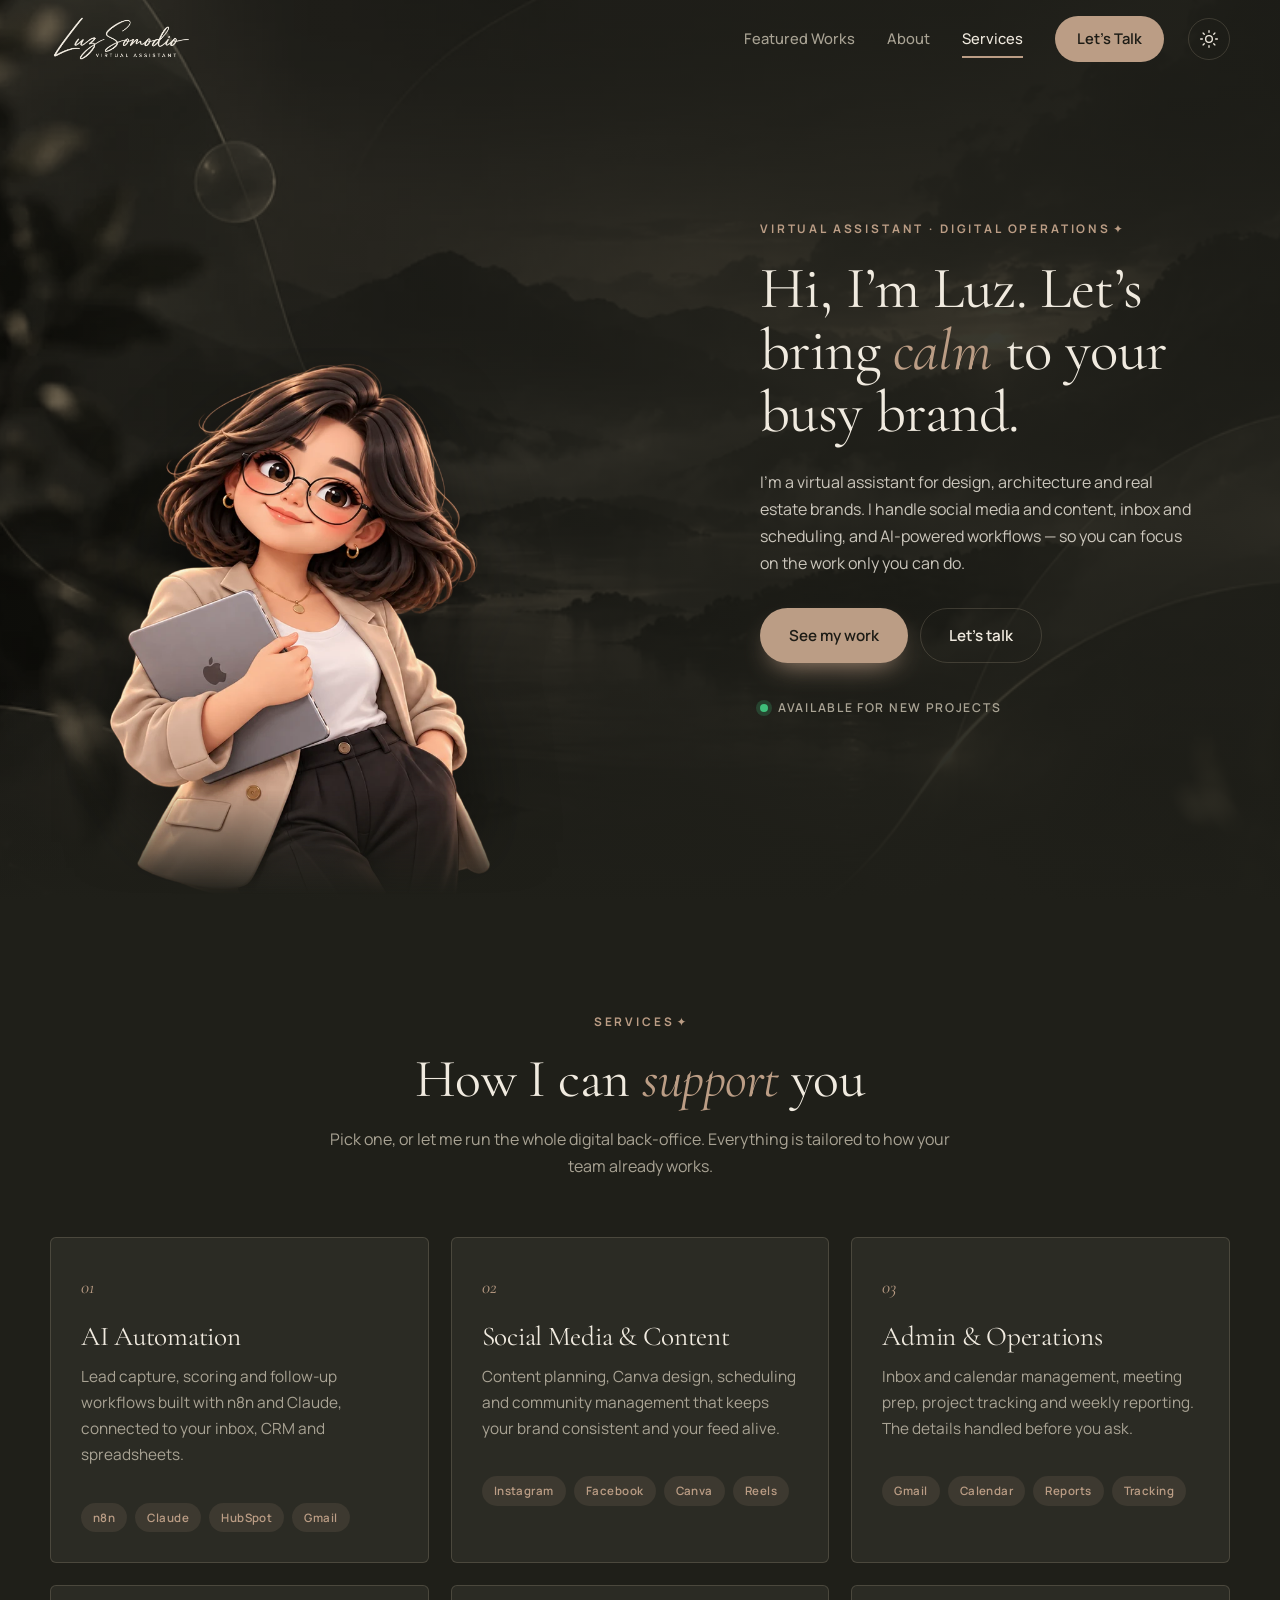
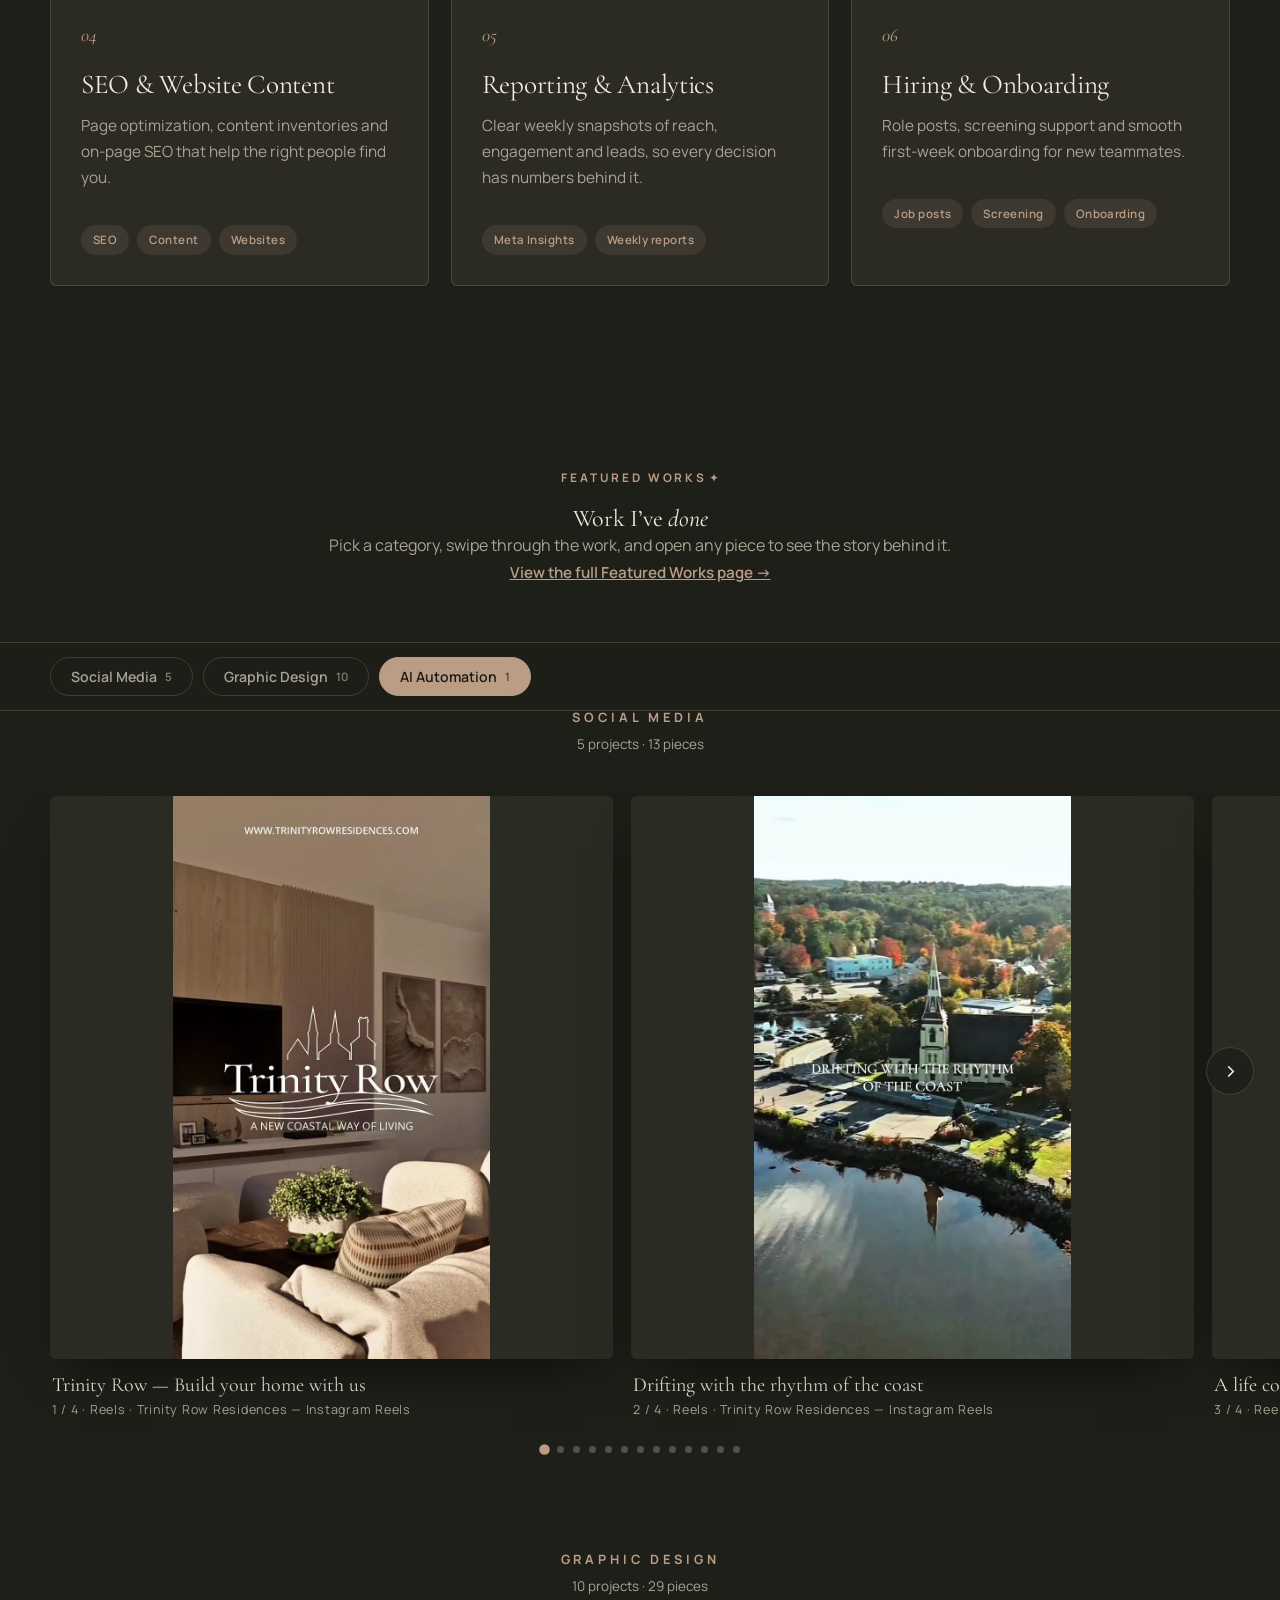
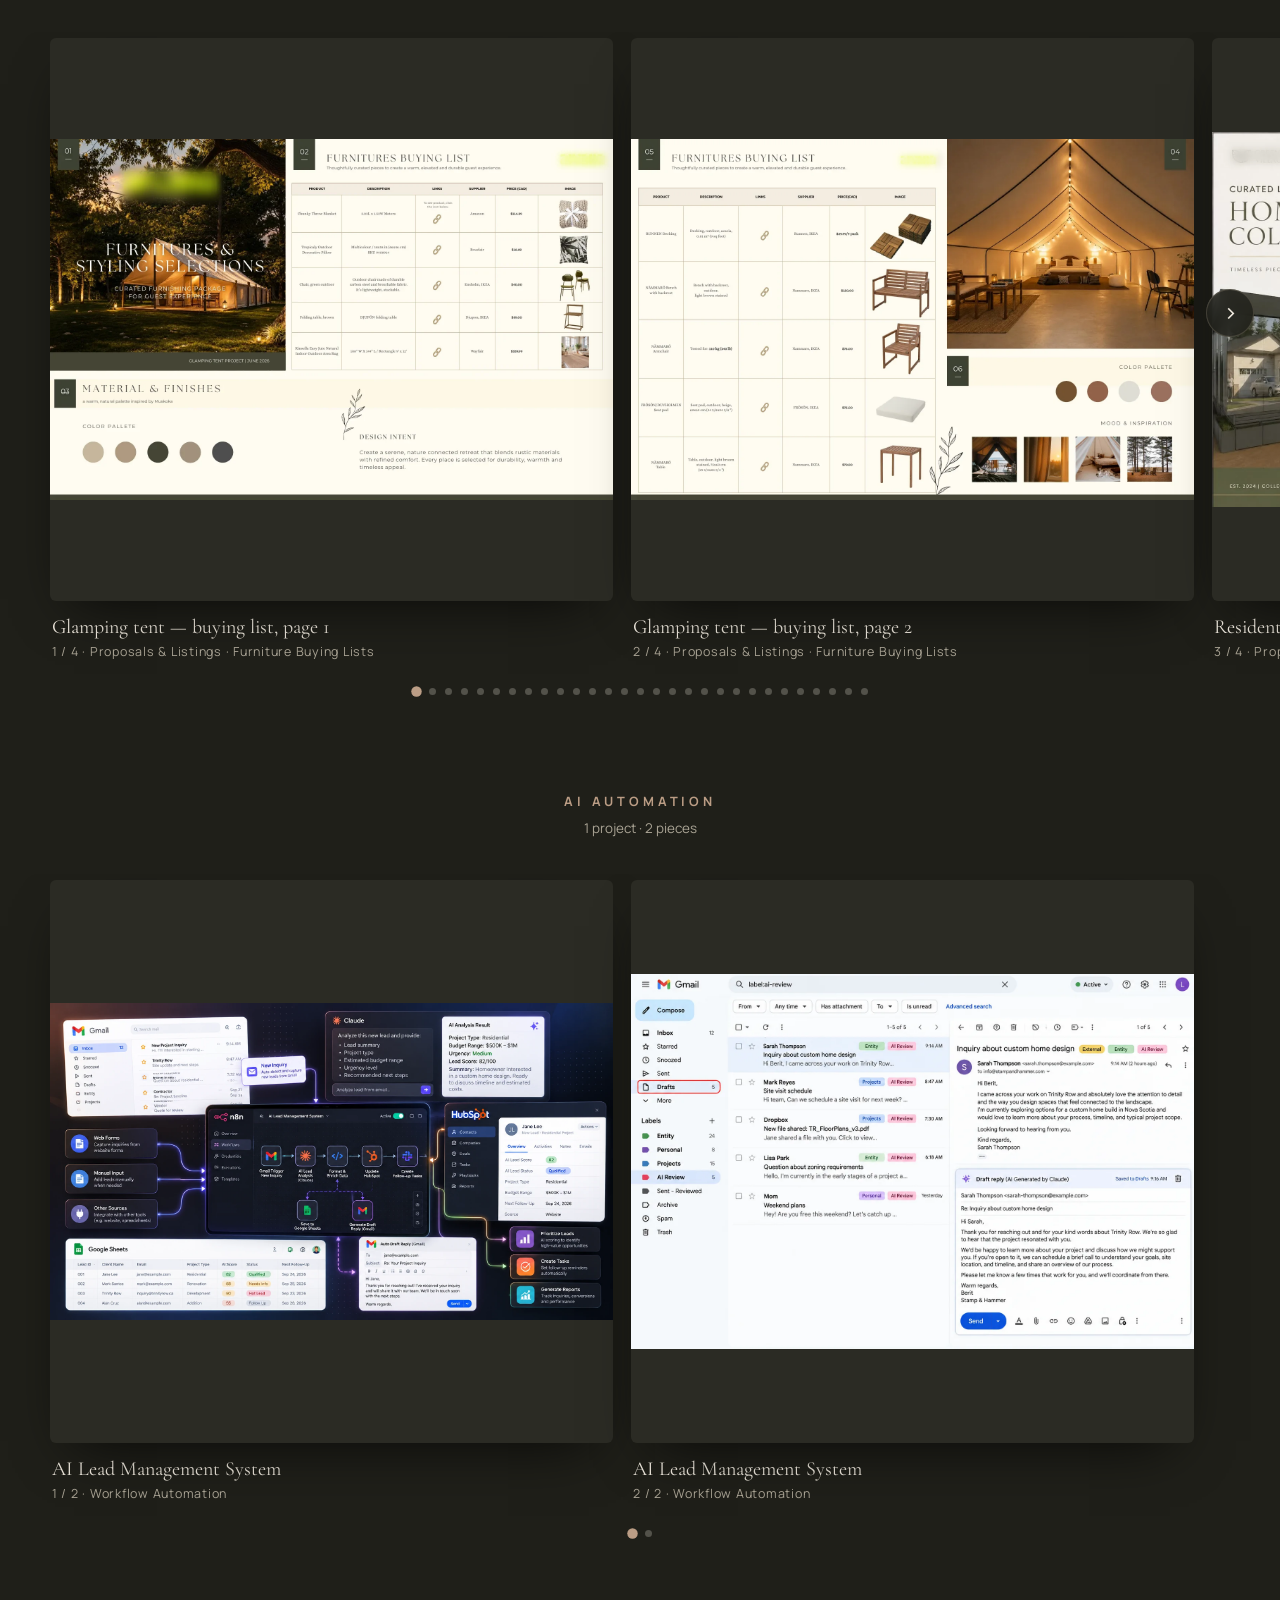
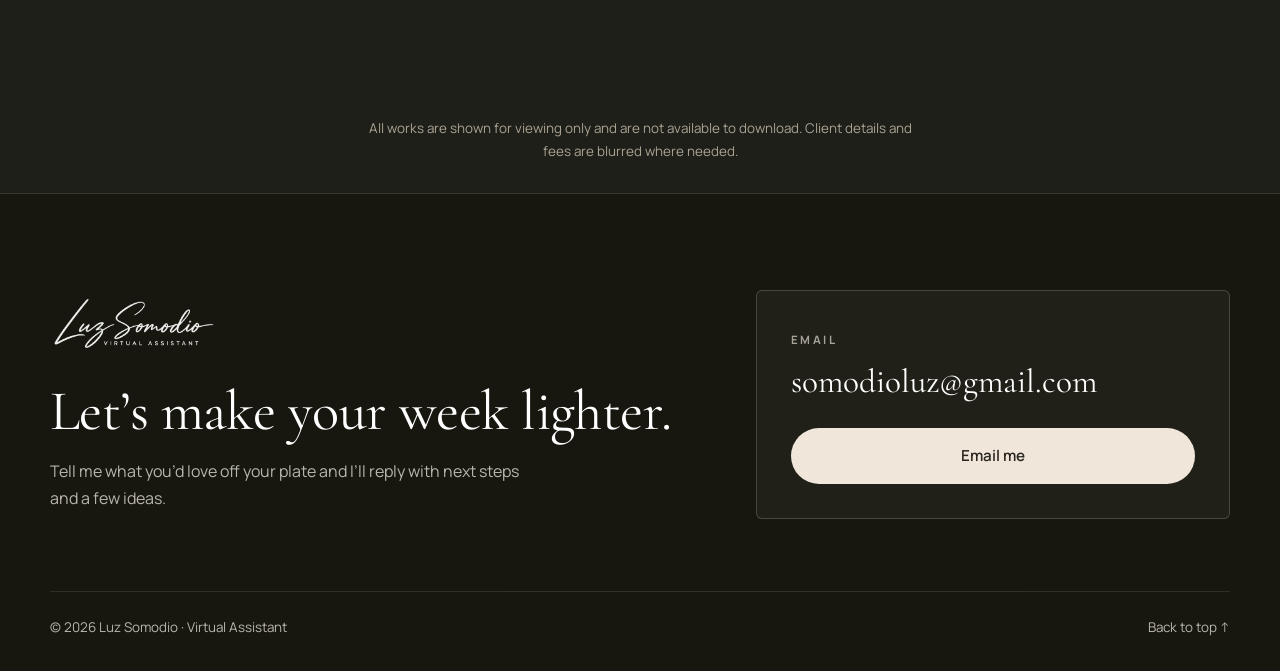
<file: index.html>
<!DOCTYPE html>
<html lang="en">
<head>
  <meta charset="utf-8">
  <meta name="viewport" content="width=device-width, initial-scale=1">
  <title>Luz Somodio — Virtual Assistant</title>
  <meta name="description" content="Luz Somodio is a virtual assistant helping brands stay organized with digital operations, social media, AI automation and admin support.">
  <meta name="theme-color" content="#1f1f19">
  <link rel="preconnect" href="https://fonts.googleapis.com">
  <link rel="preconnect" href="https://fonts.gstatic.com" crossorigin>
  <link href="https://fonts.googleapis.com/css2?family=Cormorant+Garamond:ital,wght@0,400;0,500;0,600;1,400;1,500&family=Manrope:wght@400;500;600;700&display=swap" rel="stylesheet">
  <link rel="stylesheet" href="css/base.css">
  <link rel="stylesheet" href="css/works.css">
  <link rel="stylesheet" href="css/home.css">
  <script>
    /* Set the theme before first paint so there is no flash */
    (function () {
      var t = null;
      try { t = localStorage.getItem('luz-theme'); } catch (e) {}
      if (!t) t = 'dark';
      document.documentElement.setAttribute('data-theme', t);
    })();
  </script>
</head>
<body>
  <a class="skip" href="#main">Skip to content</a>

  <!-- ============ NAV ============ -->
  <header class="nav" id="nav">
    <div class="wrap nav__inner">
      <a class="nav__logo" href="#top" aria-label="Luz Somodio — home">
        <img src="assets/logo-green.png" alt="Luz Somodio, Virtual Assistant" width="533" height="172">
      </a>
      <nav class="nav__links" id="navLinks" aria-label="Primary">
        <a href="featured-works.html">Featured Works</a>
        <a href="about.html">About</a>
        <a href="#services">Services</a>
        <a href="#contact" class="nav__cta">Let’s Talk</a>
      </nav>
      <div class="nav__tools">
        <button class="icon-btn" id="themeToggle" type="button" aria-label="Switch to dark theme">
          <svg class="i-moon" viewBox="0 0 24 24" width="20" height="20" fill="none" stroke="currentColor" stroke-width="1.6" stroke-linecap="round" stroke-linejoin="round"><path d="M21 12.8A9 9 0 1 1 11.2 3a7 7 0 0 0 9.8 9.8z"/></svg>
          <svg class="i-sun" viewBox="0 0 24 24" width="20" height="20" fill="none" stroke="currentColor" stroke-width="1.6" stroke-linecap="round" stroke-linejoin="round"><circle cx="12" cy="12" r="4"/><path d="M12 2v2M12 20v2M4.9 4.9l1.4 1.4M17.7 17.7l1.4 1.4M2 12h2M20 12h2M4.9 19.1l1.4-1.4M17.7 6.3l1.4-1.4"/></svg>
        </button>
        <button class="icon-btn nav__burger" id="burger" type="button" aria-label="Open menu" aria-expanded="false" aria-controls="navLinks">
          <span></span><span></span><span></span>
        </button>
      </div>
    </div>
  </header>

  <main id="main">
    <!-- ============ HERO (short introduction) ============ -->
    <section class="hero" id="top">
      <div class="hero__bg" aria-hidden="true"></div>
      <div class="hero__cut" id="heroFrame">
        <img id="heroLuz" src="assets/luz-hero-1.webp" alt="Illustration of Luz holding a laptop" width="822" height="887">
      </div>
      <div class="wrap hero__inner">
        <div class="hero__copy">
          <p class="eyebrow reveal">Virtual Assistant · Digital Operations</p>
          <h1 class="reveal" style="--d:.08s">Hi, I’m Luz. Let’s bring <em>calm</em> to your busy brand.</h1>
          <p class="lead reveal" style="--d:.16s">I’m a virtual assistant for design, architecture and real estate brands. I handle social media and content, inbox and scheduling, and AI-powered workflows — so you can focus on the work only you can do.</p>
          <div class="hero__actions reveal" style="--d:.24s">
            <a class="btn btn--primary" href="#work">See my work</a>
            <a class="btn btn--ghost" href="#contact">Let’s talk</a>
          </div>
          <p class="hero__avail reveal" style="--d:.3s"><span class="dot"></span> Available for new projects</p>
        </div>
      </div>
    </section>

    <!-- ============ SERVICES ============ -->
    <section class="section" id="services">
      <div class="wrap">
        <header class="section__head section__head--center">
          <p class="eyebrow reveal">Services</p>
          <h2 class="reveal" style="--d:.06s">How I can <em>support</em> you</h2>
          <p class="reveal" style="--d:.12s">Pick one, or let me run the whole digital back-office. Everything is tailored to how your team already works.</p>
        </header>
        <div class="svcs">
          <article class="svc reveal" style="--d:0.00s" tabindex="0">
            <span class="svc__n">01</span>
            <h3>AI Automation</h3>
            <p>Lead capture, scoring and follow-up workflows built with n8n and Claude, connected to your inbox, CRM and spreadsheets.</p>
            <ul class="tags"><li>n8n</li><li>Claude</li><li>HubSpot</li><li>Gmail</li></ul>
          </article>
          <article class="svc reveal" style="--d:0.06s" tabindex="0">
            <span class="svc__n">02</span>
            <h3>Social Media &amp; Content</h3>
            <p>Content planning, Canva design, scheduling and community management that keeps your brand consistent and your feed alive.</p>
            <ul class="tags"><li>Instagram</li><li>Facebook</li><li>Canva</li><li>Reels</li></ul>
          </article>
          <article class="svc reveal" style="--d:0.12s" tabindex="0">
            <span class="svc__n">03</span>
            <h3>Admin &amp; Operations</h3>
            <p>Inbox and calendar management, meeting prep, project tracking and weekly reporting. The details handled before you ask.</p>
            <ul class="tags"><li>Gmail</li><li>Calendar</li><li>Reports</li><li>Tracking</li></ul>
          </article>
          <article class="svc reveal" style="--d:0.18s" tabindex="0">
            <span class="svc__n">04</span>
            <h3>SEO &amp; Website Content</h3>
            <p>Page optimization, content inventories and on-page SEO that help the right people find you.</p>
            <ul class="tags"><li>SEO</li><li>Content</li><li>Websites</li></ul>
          </article>
          <article class="svc reveal" style="--d:0.24s" tabindex="0">
            <span class="svc__n">05</span>
            <h3>Reporting &amp; Analytics</h3>
            <p>Clear weekly snapshots of reach, engagement and leads, so every decision has numbers behind it.</p>
            <ul class="tags"><li>Meta Insights</li><li>Weekly reports</li></ul>
          </article>
          <article class="svc reveal" style="--d:0.30s" tabindex="0">
            <span class="svc__n">06</span>
            <h3>Hiring &amp; Onboarding</h3>
            <p>Role posts, screening support and smooth first-week onboarding for new teammates.</p>
            <ul class="tags"><li>Job posts</li><li>Screening</li><li>Onboarding</li></ul>
          </article>
        </div>
      </div>
    </section>

    <!-- ============ FEATURED WORKS (same big category rows as the Featured Works page) ============ -->
    <section class="projects" id="work">
      <header class="section__head section__head--center">
        <p class="eyebrow reveal">Featured Works</p>
        <h2 class="reveal" style="--d:.06s">Work I’ve <em>done</em></h2>
        <p class="reveal" style="--d:.12s">Pick a category, swipe through the work, and open any piece to see the story behind it. <a class="link" href="featured-works.html">View the full Featured Works page →</a></p>
      </header>
      <div class="filters" id="filters">
        <div class="wrap filters__inner" id="filterBar" role="group" aria-label="Jump to a category"></div>
      </div>
      <div class="grid" id="grid" aria-live="polite"></div>
      <p class="fineprint wrap">All works are shown for viewing only and are not available to download. Client details and fees are blurred where needed.</p>
    </section>

    
  </main>

  <!-- ============ CONTACT FOOTER ============ -->
  <footer class="footer" id="contact">
    <div class="wrap">
      <div class="footer__top">
        <div class="footer__brand">
          <img src="assets/logo-green.png" alt="Luz Somodio, Virtual Assistant" width="533" height="172" loading="lazy">
          <h2>Let’s make your week lighter.</h2>
          <p>Tell me what you’d love off your plate and I’ll reply with next steps and a few ideas.</p>
        </div>
        <div class="footer__card">
          <span class="footer__label">Email</span>
          <a class="footer__mail" id="emailLink" href="mailto:somodioluz@gmail.com">somodioluz@gmail.com</a>
          <a class="btn btn--light btn--block" id="emailBtn" href="mailto:somodioluz@gmail.com">Email me</a>
        </div>
      </div>
      <div class="footer__bottom">
        <p>© <span id="year">2026</span> Luz Somodio · Virtual Assistant</p>
        <a href="#top">Back to top ↑</a>
      </div>
    </div>
  </footer>

  <!-- ============ CASE STUDY MODAL ============ -->
  <div class="modal" id="modal" hidden>
    <div class="modal__backdrop" data-close></div>
    <div class="modal__panel" role="dialog" aria-modal="true" aria-labelledby="mTitle" tabindex="-1">
      <button class="modal__close" type="button" data-close aria-label="Close case study">×</button>
      <div class="modal__scroll" id="mScroll">

        <div class="viewer protected" id="viewer">
          <div class="viewer__main">
            <button class="viewer__stage" id="vStage" type="button" aria-label="Enlarge image">
              <img id="vImg" alt="" draggable="false">
            </button>
            <video class="viewer__video" id="vVideo" controls playsinline preload="metadata" controlslist="nodownload noremoteplayback" disablepictureinpicture disableremotePlayback hidden></video>
            <button class="viewer__arrow viewer__arrow--prev" id="vPrev" type="button" aria-label="Previous image">‹</button>
            <button class="viewer__arrow viewer__arrow--next" id="vNext" type="button" aria-label="Next image">›</button>
            <span class="viewer__hint">Click to enlarge</span>
            <span class="viewer__count" id="vCount"></span>
          </div>
          <div class="viewer__thumbs" id="vThumbs"></div>
        </div>

        <div class="modal__body">
          <p class="project__cat" id="mCat"></p>
          <h2 id="mTitle"></h2>
          <p class="modal__intro" id="mIntro"></p>
          <p class="note" id="mNote" hidden></p>
          <aside class="why" id="mWhy" hidden></aside>
          <div id="mSecs"></div>
          <ul class="tags" id="mTools"></ul>
          <nav class="modal__nav" aria-label="Case study navigation">
            <button class="link" type="button" id="mPrev">← Previous project</button>
            <button class="link" type="button" id="mNext">Next project →</button>
          </nav>
        </div>
      </div>
    </div>
  </div>

  <!-- ============ FULL-SCREEN IMAGE VIEWER ============ -->
  <div class="lb protected" id="lb" hidden role="dialog" aria-modal="true" aria-label="Image viewer">
    <button class="lb__close" id="lbClose" type="button" aria-label="Close image viewer">×</button>
    <button class="lb__arrow lb__arrow--prev" id="lbPrev" type="button" aria-label="Previous image">‹</button>
    <button class="lb__arrow lb__arrow--next" id="lbNext" type="button" aria-label="Next image">›</button>
    <div class="lb__scroll" id="lbScroll">
      <div class="lb__wrap" id="lbWrap"><img id="lbImg" alt="" draggable="false"></div>
    </div>
    <span class="lb__count" id="lbCount"></span>
  </div>


  <script src="js/config.js"></script>
  <script src="js/works-data.js"></script>
  <script src="js/common.js"></script>
  <script src="js/works.js"></script>
  <script src="js/home.js"></script>
</body>
</html>
</file>
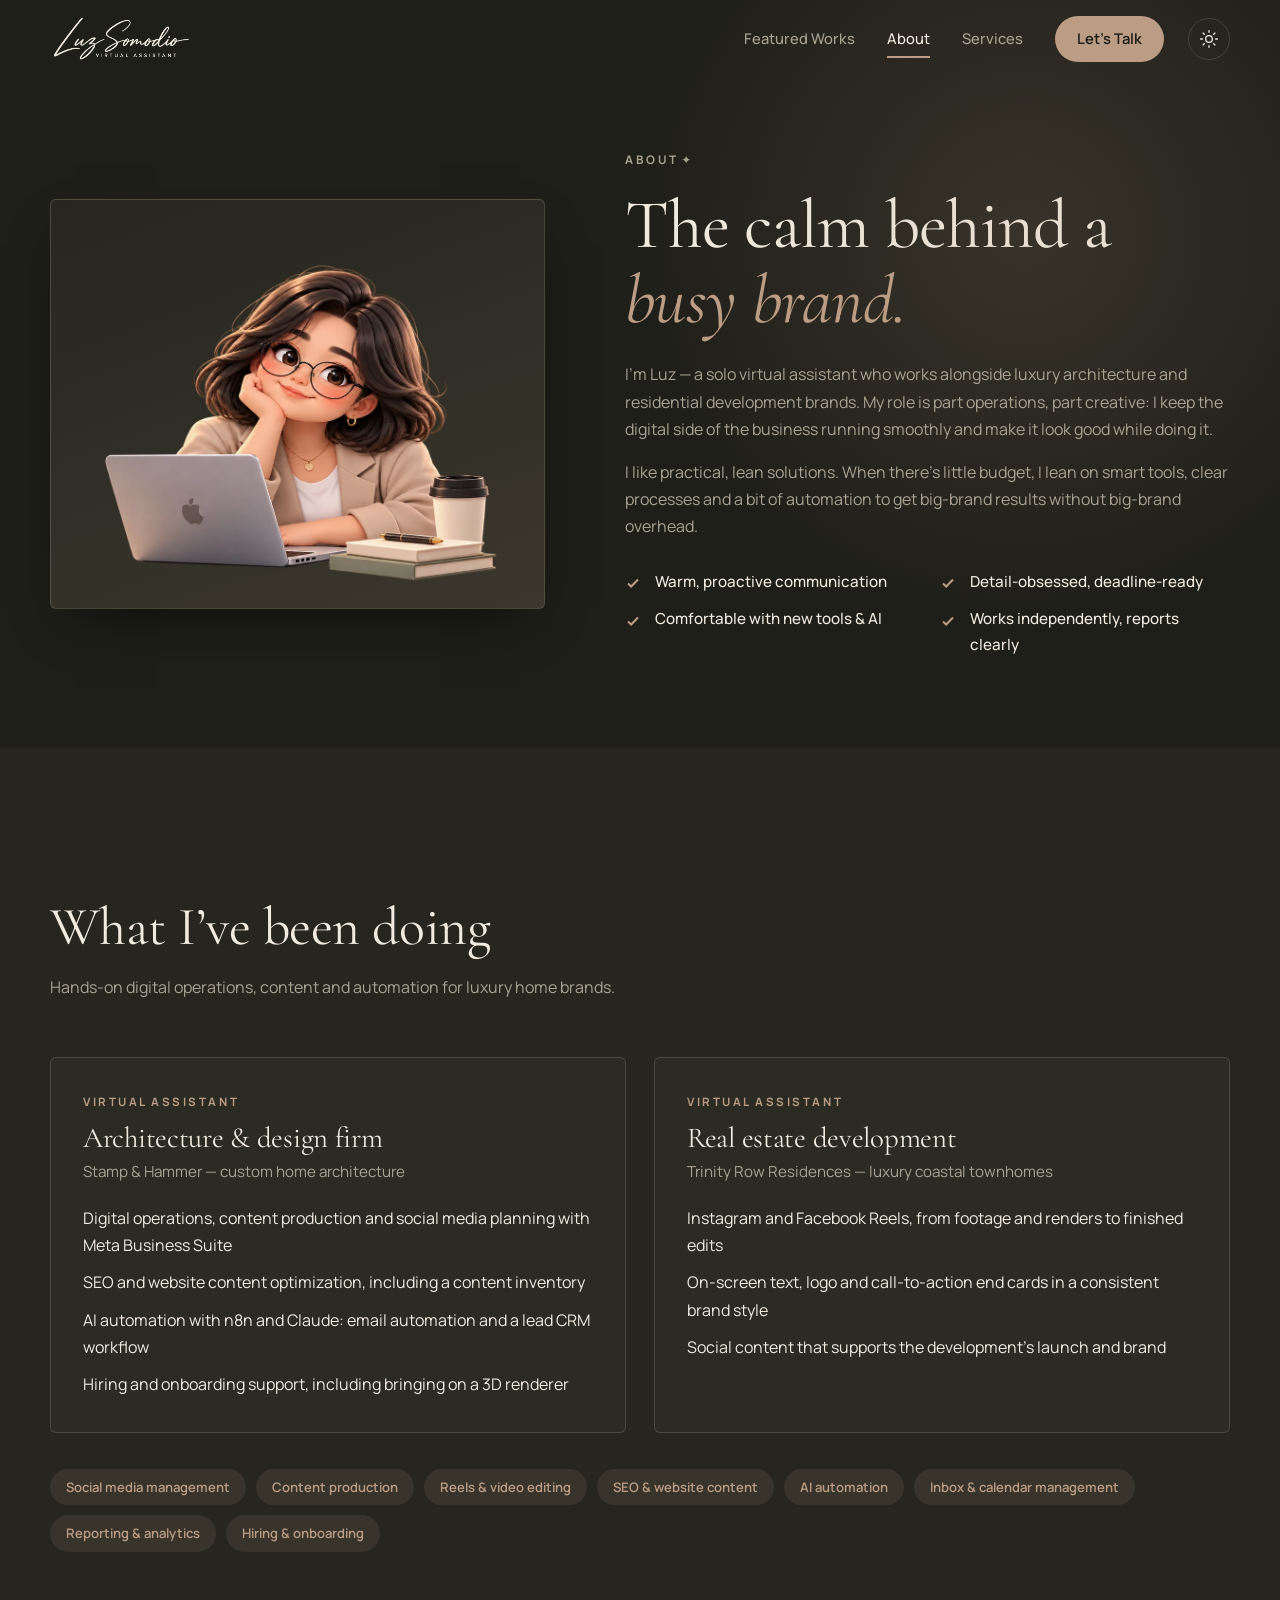
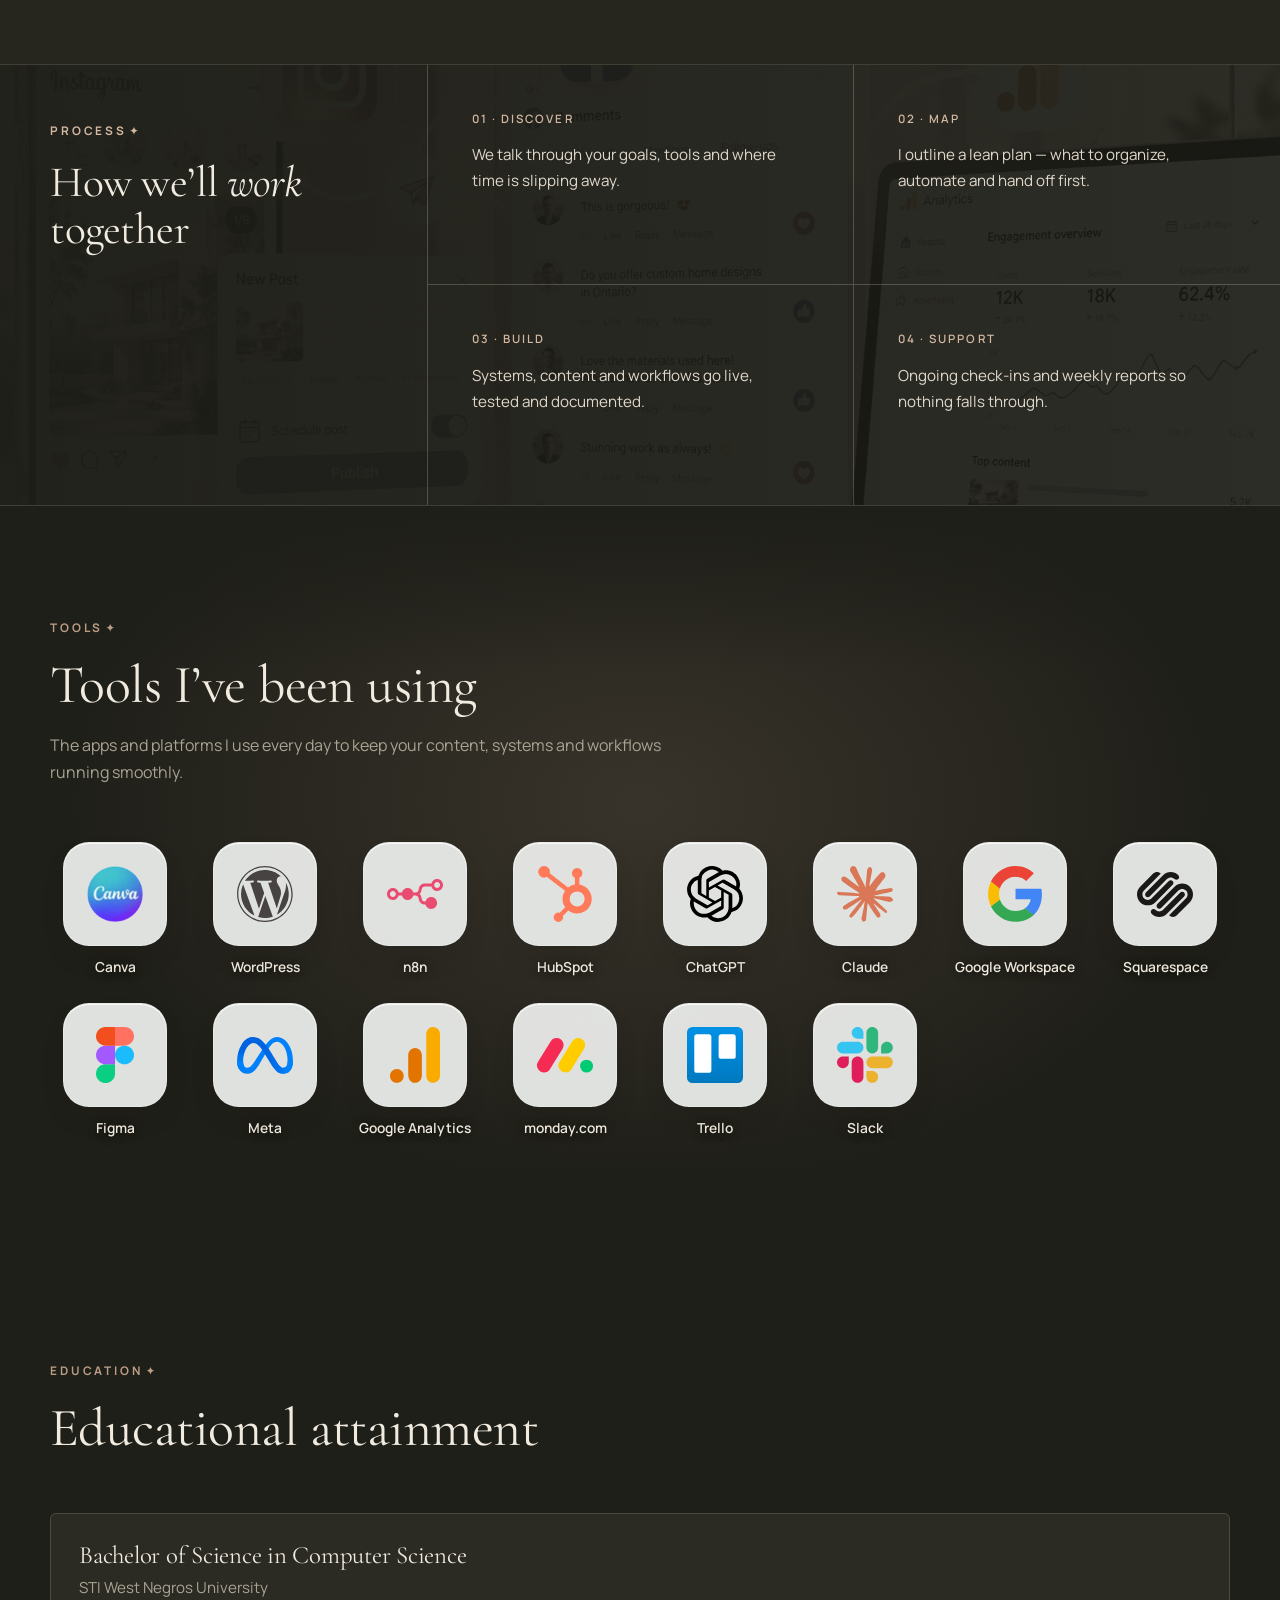
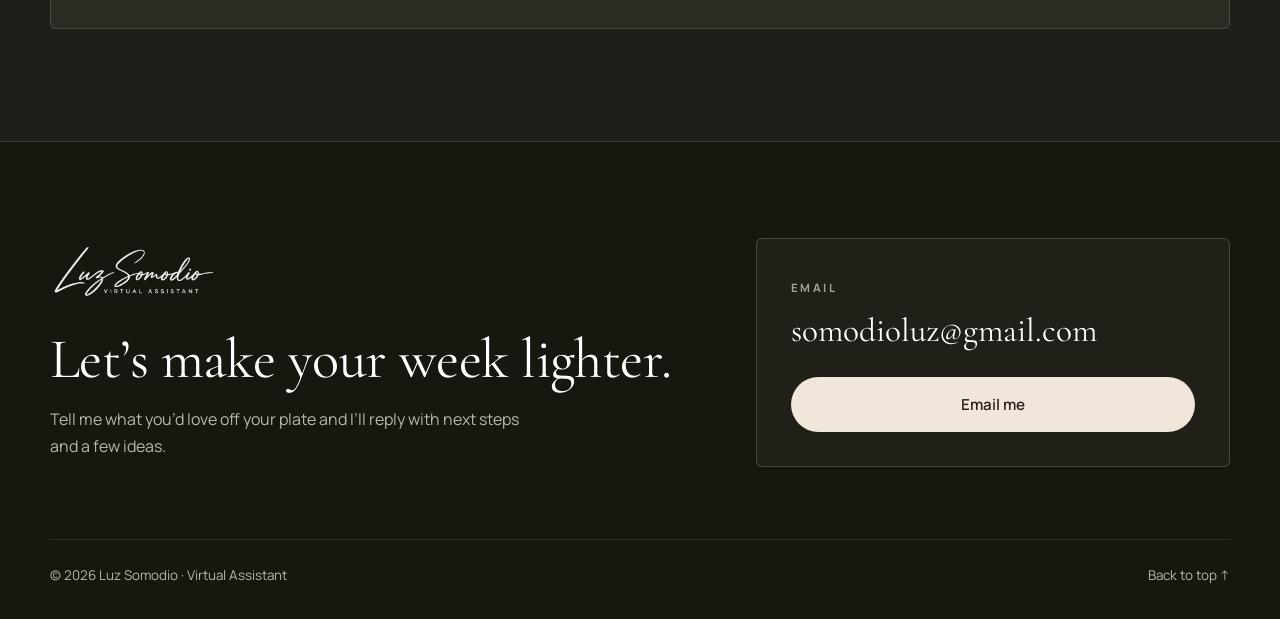
<file: about.html>
<!DOCTYPE html>
<html lang="en">
<head>
  <meta charset="utf-8">
  <meta name="viewport" content="width=device-width, initial-scale=1">
  <title>About — Luz Somodio</title>
  <meta name="description" content="About Luz Somodio: virtual assistant experience, the tools she uses every day, and her education.">
  <meta name="theme-color" content="#1f1f19">
  <link rel="preconnect" href="https://fonts.googleapis.com">
  <link rel="preconnect" href="https://fonts.gstatic.com" crossorigin>
  <link href="https://fonts.googleapis.com/css2?family=Cormorant+Garamond:ital,wght@0,400;0,500;0,600;1,400;1,500&family=Manrope:wght@400;500;600;700&display=swap" rel="stylesheet">
  <link rel="stylesheet" href="css/base.css">
  <link rel="stylesheet" href="css/about.css">
  <script>
    /* Set the theme before first paint so there is no flash */
    (function () {
      var t = null;
      try { t = localStorage.getItem('luz-theme'); } catch (e) {}
      if (!t) t = 'dark';
      document.documentElement.setAttribute('data-theme', t);
    })();
  </script>
</head>
<body>
  <a class="skip" href="#main">Skip to content</a>

  <header class="nav" id="nav">
    <div class="wrap nav__inner">
      <a class="nav__logo" href="index.html" aria-label="Luz Somodio — home">
        <img src="assets/logo-green.png" alt="Luz Somodio, Virtual Assistant" width="533" height="172">
      </a>
      <nav class="nav__links" id="navLinks" aria-label="Primary">
        <a href="featured-works.html">Featured Works</a>
        <a href="about.html" class="is-active" aria-current="page">About</a>
        <a href="index.html#services">Services</a>
        <a href="#contact" class="nav__cta">Let’s Talk</a>
      </nav>
      <div class="nav__tools">
        <button class="icon-btn" id="themeToggle" type="button" aria-label="Switch to dark theme">
          <svg class="i-moon" viewBox="0 0 24 24" width="20" height="20" fill="none" stroke="currentColor" stroke-width="1.6" stroke-linecap="round" stroke-linejoin="round"><path d="M21 12.8A9 9 0 1 1 11.2 3a7 7 0 0 0 9.8 9.8z"/></svg>
          <svg class="i-sun" viewBox="0 0 24 24" width="20" height="20" fill="none" stroke="currentColor" stroke-width="1.6" stroke-linecap="round" stroke-linejoin="round"><circle cx="12" cy="12" r="4"/><path d="M12 2v2M12 20v2M4.9 4.9l1.4 1.4M17.7 17.7l1.4 1.4M2 12h2M20 12h2M4.9 19.1l1.4-1.4M17.7 6.3l1.4-1.4"/></svg>
        </button>
        <button class="icon-btn nav__burger" id="burger" type="button" aria-label="Open menu" aria-expanded="false" aria-controls="navLinks">
          <span></span><span></span><span></span>
        </button>
      </div>
    </div>
  </header>

  <main id="main">
    <!-- ============ ABOUT ============ -->
    <section class="about-hero" id="top">
      <div class="wrap about">
        <div class="about__media reveal">
          <div class="about__card">
            <img src="assets/luz-hero-2.webp" alt="Illustration of Luz at her laptop with a coffee" width="887" height="741">
          </div>
        </div>
        <div class="about__copy">
          <p class="eyebrow reveal">About</p>
          <h1 class="reveal" style="--d:.06s">The calm behind a <em>busy brand.</em></h1>
          <p class="reveal" style="--d:.12s">I’m Luz — a solo virtual assistant who works alongside luxury architecture and residential development brands. My role is part operations, part creative: I keep the digital side of the business running smoothly and make it look good while doing it.</p>
          <p class="reveal" style="--d:.18s">I like practical, lean solutions. When there’s little budget, I lean on smart tools, clear processes and a bit of automation to get big-brand results without big-brand overhead.</p>
          <ul class="ticks reveal" style="--d:.24s">
            <li>Warm, proactive communication</li>
            <li>Detail-obsessed, deadline-ready</li>
            <li>Comfortable with new tools &amp; AI</li>
            <li>Works independently, reports clearly</li>
          </ul>
        </div>
      </div>
    </section>

    <!-- ============ EXPERIENCE ============ -->
    <section class="section section--alt" id="experience">
      <div class="wrap">
        <header class="section__head">
          <p class="eyebrow reveal">Experience</p>
          <h2 class="reveal" style="--d:.06s">What I’ve been doing</h2>
          <p class="reveal" style="--d:.12s">Hands-on digital operations, content and automation for luxury home brands.</p>
        </header>
        <div class="jobs" id="jobs"></div>
        <ul class="skills" id="skills" aria-label="Skills"></ul>
      </div>
    </section>

    <!-- ============ PROCESS ============ -->
    <section class="values" id="process">
      <div class="values__bg" aria-hidden="true"></div>
      <div class="values__grid">
        <header class="values__title">
          <p class="eyebrow reveal">Process</p>
          <h2 class="reveal" style="--d:.06s">How we’ll <em>work</em> together</h2>
        </header>
        <ol class="values__steps">
          <li class="reveal"><span>01 · Discover</span><p>We talk through your goals, tools and where time is slipping away.</p></li>
          <li class="reveal" style="--d:.07s"><span>02 · Map</span><p>I outline a lean plan — what to organize, automate and hand off first.</p></li>
          <li class="reveal" style="--d:.14s"><span>03 · Build</span><p>Systems, content and workflows go live, tested and documented.</p></li>
          <li class="reveal" style="--d:.21s"><span>04 · Support</span><p>Ongoing check-ins and weekly reports so nothing falls through.</p></li>
        </ol>
      </div>
    </section>

    <!-- ============ TOOLS ============ -->
    <section class="section tools" id="tools">
      <div class="wrap">
        <header class="section__head">
          <p class="eyebrow reveal">Tools</p>
          <h2 class="reveal" style="--d:.06s">Tools I’ve been using</h2>
          <p class="reveal" style="--d:.12s">The apps and platforms I use every day to keep your content, systems and workflows running smoothly.</p>
        </header>
        <ul class="tools__grid" id="toolsGrid"></ul>
      </div>
    </section>

    <!-- ============ EDUCATION ============ -->
    <section class="section" id="education">
      <div class="wrap">
        <header class="section__head">
          <p class="eyebrow reveal">Education</p>
          <h2 class="reveal" style="--d:.06s">Educational attainment</h2>
        </header>
        <div class="edu" id="edu"></div>
      </div>
    </section>
  </main>

  <!-- ============ CONTACT FOOTER ============ -->
  <footer class="footer" id="contact">
    <div class="wrap">
      <div class="footer__top">
        <div class="footer__brand">
          <img src="assets/logo-green.png" alt="Luz Somodio, Virtual Assistant" width="533" height="172" loading="lazy">
          <h2>Let’s make your week lighter.</h2>
          <p>Tell me what you’d love off your plate and I’ll reply with next steps and a few ideas.</p>
        </div>
        <div class="footer__card">
          <span class="footer__label">Email</span>
          <a class="footer__mail" id="emailLink" href="mailto:somodioluz@gmail.com">somodioluz@gmail.com</a>
          <a class="btn btn--light btn--block" id="emailBtn" href="mailto:somodioluz@gmail.com">Email me</a>
        </div>
      </div>
      <div class="footer__bottom">
        <p>© <span id="year">2026</span> Luz Somodio · Virtual Assistant</p>
        <a href="#top">Back to top ↑</a>
      </div>
    </div>
  </footer>

  <script src="js/config.js"></script>
  <script src="js/tools-data.js"></script>
  <script src="js/about-data.js"></script>
  <script src="js/common.js"></script>
  <script src="js/about.js"></script>
</body>
</html>
</file>
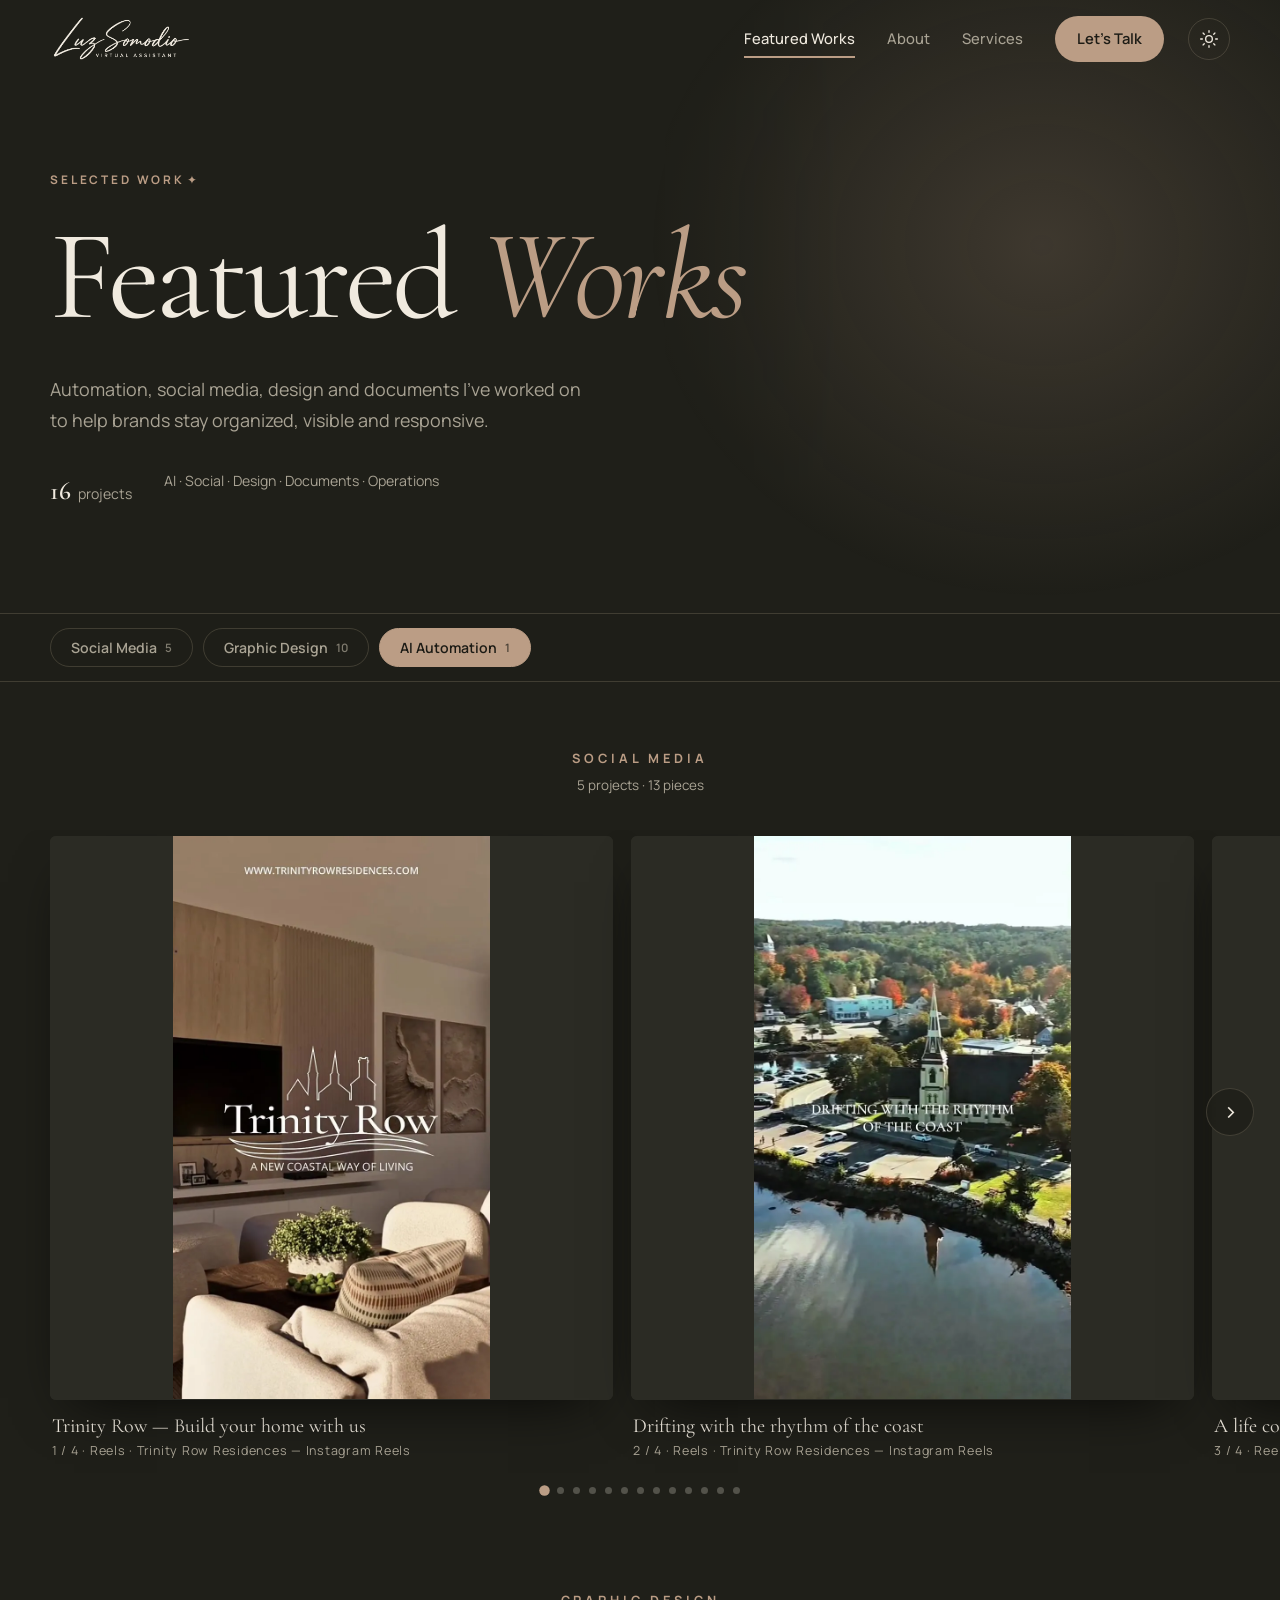
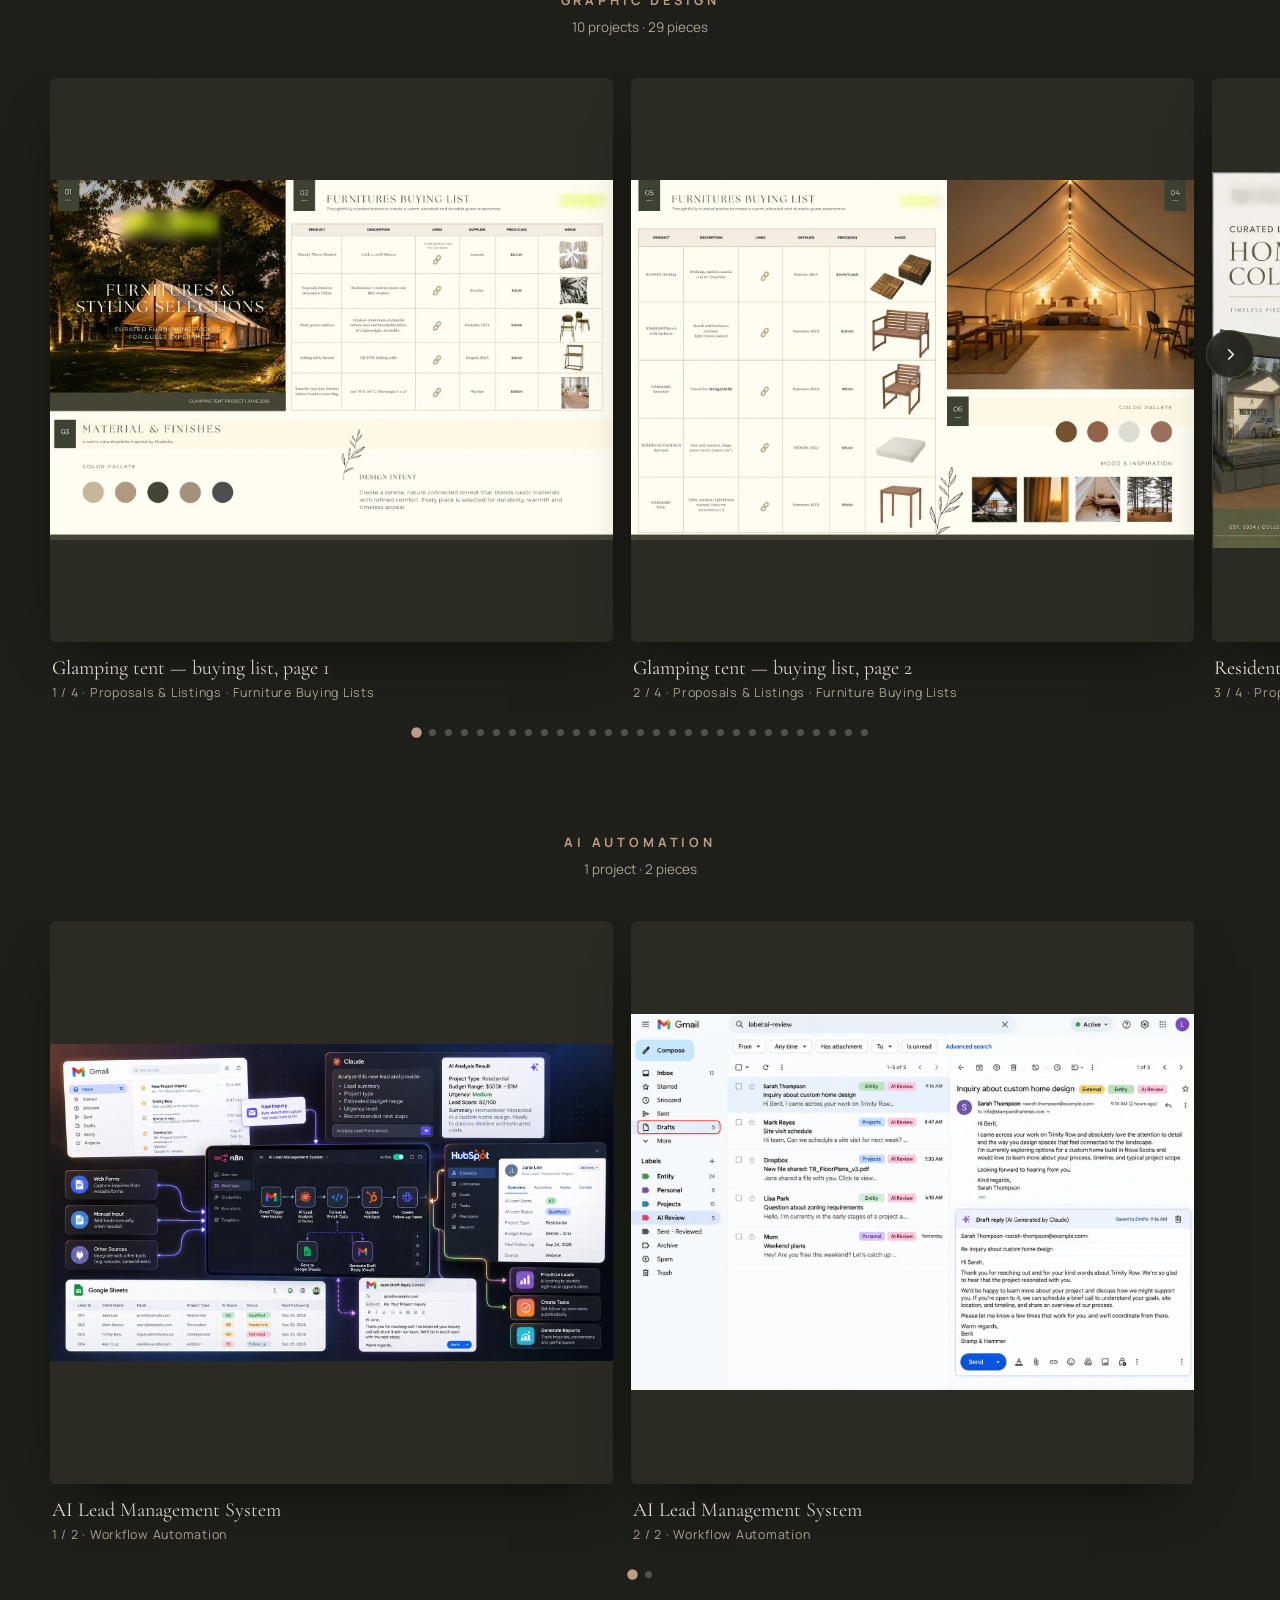
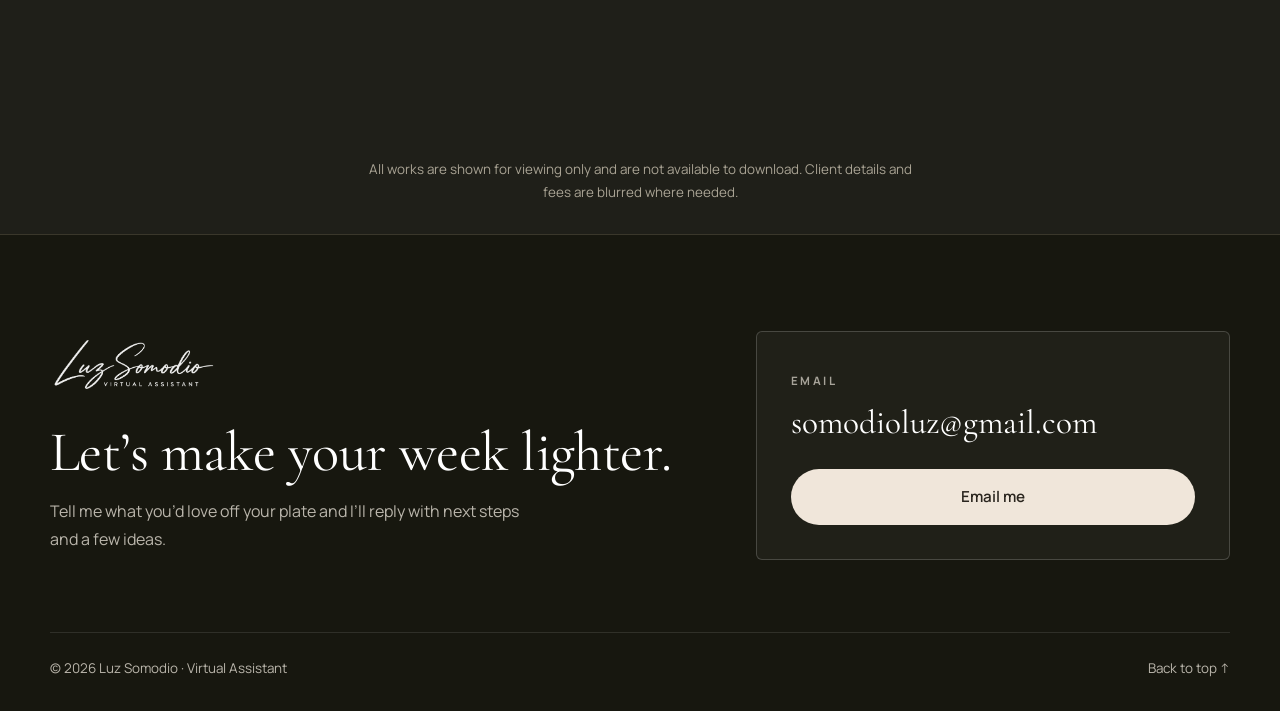
<file: featured-works.html>
<!DOCTYPE html>
<html lang="en">
<head>
  <meta charset="utf-8">
  <meta name="viewport" content="width=device-width, initial-scale=1">
  <title>Featured Works — Luz Somodio</title>
  <meta name="description" content="Selected work by Luz Somodio, virtual assistant: AI automation, social media management, graphic design, proposals and operations.">
  <meta name="theme-color" content="#1f1f19">
  <link rel="preconnect" href="https://fonts.googleapis.com">
  <link rel="preconnect" href="https://fonts.gstatic.com" crossorigin>
  <link href="https://fonts.googleapis.com/css2?family=Cormorant+Garamond:ital,wght@0,400;0,500;0,600;1,400;1,500&family=Manrope:wght@400;500;600;700&display=swap" rel="stylesheet">
  <link rel="stylesheet" href="css/base.css">
  <link rel="stylesheet" href="css/works.css">
  <script>
    /* Set the theme before first paint so there is no flash */
    (function () {
      var t = null;
      try { t = localStorage.getItem('luz-theme'); } catch (e) {}
      if (!t) t = 'dark';
      document.documentElement.setAttribute('data-theme', t);
    })();
  </script>
</head>
<body>
  <a class="skip" href="#projects">Skip to projects</a>

  <!-- ============ NAV ============ -->
  <header class="nav" id="nav">
    <div class="wrap nav__inner">
      <a class="nav__logo" href="index.html" aria-label="Luz Somodio — home">
        <img src="assets/logo-green.png" alt="Luz Somodio, Virtual Assistant" width="533" height="172">
      </a>
      <nav class="nav__links" id="navLinks" aria-label="Primary">
        <a href="featured-works.html" class="is-active" aria-current="page">Featured Works</a>
        <a href="about.html">About</a>
        <a href="index.html#services">Services</a>
        <a href="#contact" class="nav__cta">Let’s Talk</a>
      </nav>
      <div class="nav__tools">
        <button class="icon-btn" id="themeToggle" type="button" aria-label="Switch to dark theme">
          <svg class="i-moon" viewBox="0 0 24 24" width="20" height="20" fill="none" stroke="currentColor" stroke-width="1.6" stroke-linecap="round" stroke-linejoin="round"><path d="M21 12.8A9 9 0 1 1 11.2 3a7 7 0 0 0 9.8 9.8z"/></svg>
          <svg class="i-sun" viewBox="0 0 24 24" width="20" height="20" fill="none" stroke="currentColor" stroke-width="1.6" stroke-linecap="round" stroke-linejoin="round"><circle cx="12" cy="12" r="4"/><path d="M12 2v2M12 20v2M4.9 4.9l1.4 1.4M17.7 17.7l1.4 1.4M2 12h2M20 12h2M4.9 19.1l1.4-1.4M17.7 6.3l1.4-1.4"/></svg>
        </button>
        <button class="icon-btn nav__burger" id="burger" type="button" aria-label="Open menu" aria-expanded="false" aria-controls="navLinks">
          <span></span><span></span><span></span>
        </button>
      </div>
    </div>
  </header>

  <main id="main">
    <!-- ============ HERO ============ -->
    <section class="fw-hero" id="top">
      <picture class="fw-hero__bg" aria-hidden="true">
        <img class="fw-hero__bg-img fw-hero__bg-img--light" src="assets/bg-light.webp" alt="" width="834" height="941">
        <img class="fw-hero__bg-img fw-hero__bg-img--dark" src="assets/bg-dark.webp" alt="" width="830" height="941">
      </picture>
      <div class="wrap fw-hero__inner">
        <p class="eyebrow reveal">Selected Work</p>
        <h1 class="reveal" style="--d:.08s">Featured <em>Works</em></h1>
        <p class="fw-hero__lead reveal" style="--d:.16s">Automation, social media, design and documents I’ve worked on to help brands stay organized, visible and responsive.</p>
        <div class="fw-hero__meta reveal" style="--d:.24s">
          <span><b id="countAll">16</b> projects</span>
          <span>AI · Social · Design · Documents · Operations</span>
        </div>
      </div>
    </section>

    <!-- ============ FILTERS ============ -->
    <div class="filters" id="filters">
      <div class="wrap filters__inner" id="filterBar" role="group" aria-label="Jump to a category"></div>
    </div>

    <!-- ============ PROJECTS ============ -->
    <section class="projects" id="projects">
      <div class="grid" id="grid"></div>
      <p class="empty" id="empty" hidden>No projects in this category yet.</p>
      <noscript><p class="empty">Please turn on JavaScript to browse the featured works.</p></noscript>
      <p class="fineprint wrap">All works are shown for viewing only and are not available to download. Client details and fees are blurred where needed.</p>
    </section>

  </main>

  <!-- ============ CONTACT FOOTER ============ -->
  <footer class="footer" id="contact">
    <div class="wrap">
      <div class="footer__top">
        <div class="footer__brand">
          <img src="assets/logo-green.png" alt="Luz Somodio, Virtual Assistant" width="533" height="172" loading="lazy">
          <h2>Let’s make your week lighter.</h2>
          <p>Tell me what you’d love off your plate and I’ll reply with next steps and a few ideas.</p>
        </div>
        <div class="footer__card">
          <span class="footer__label">Email</span>
          <a class="footer__mail" id="emailLink" href="mailto:somodioluz@gmail.com">somodioluz@gmail.com</a>
          <a class="btn btn--light btn--block" id="emailBtn" href="mailto:somodioluz@gmail.com">Email me</a>
        </div>
      </div>
      <div class="footer__bottom">
        <p>© <span id="year">2026</span> Luz Somodio · Virtual Assistant</p>
        <a href="#top">Back to top ↑</a>
      </div>
    </div>
  </footer>

  <!-- ============ CASE STUDY MODAL ============ -->
  <div class="modal" id="modal" hidden>
    <div class="modal__backdrop" data-close></div>
    <div class="modal__panel" role="dialog" aria-modal="true" aria-labelledby="mTitle" tabindex="-1">
      <button class="modal__close" type="button" data-close aria-label="Close case study">×</button>
      <div class="modal__scroll" id="mScroll">

        <div class="viewer protected" id="viewer">
          <div class="viewer__main">
            <button class="viewer__stage" id="vStage" type="button" aria-label="Enlarge image">
              <img id="vImg" alt="" draggable="false">
            </button>
            <video class="viewer__video" id="vVideo" controls playsinline preload="metadata" controlslist="nodownload noremoteplayback" disablepictureinpicture disableremotePlayback hidden></video>
            <button class="viewer__arrow viewer__arrow--prev" id="vPrev" type="button" aria-label="Previous image">‹</button>
            <button class="viewer__arrow viewer__arrow--next" id="vNext" type="button" aria-label="Next image">›</button>
            <span class="viewer__hint">Click to enlarge</span>
            <span class="viewer__count" id="vCount"></span>
          </div>
          <div class="viewer__thumbs" id="vThumbs"></div>
        </div>

        <div class="modal__body">
          <p class="project__cat" id="mCat"></p>
          <h2 id="mTitle"></h2>
          <p class="modal__intro" id="mIntro"></p>
          <p class="note" id="mNote" hidden></p>
          <aside class="why" id="mWhy" hidden></aside>
          <div id="mSecs"></div>
          <ul class="tags" id="mTools"></ul>
          <nav class="modal__nav" aria-label="Case study navigation">
            <button class="link" type="button" id="mPrev">← Previous project</button>
            <button class="link" type="button" id="mNext">Next project →</button>
          </nav>
        </div>
      </div>
    </div>
  </div>

  <!-- ============ FULL-SCREEN IMAGE VIEWER ============ -->
  <div class="lb protected" id="lb" hidden role="dialog" aria-modal="true" aria-label="Image viewer">
    <button class="lb__close" id="lbClose" type="button" aria-label="Close image viewer">×</button>
    <button class="lb__arrow lb__arrow--prev" id="lbPrev" type="button" aria-label="Previous image">‹</button>
    <button class="lb__arrow lb__arrow--next" id="lbNext" type="button" aria-label="Next image">›</button>
    <div class="lb__scroll" id="lbScroll">
      <div class="lb__wrap" id="lbWrap"><img id="lbImg" alt="" draggable="false"></div>
    </div>
    <span class="lb__count" id="lbCount"></span>
  </div>

  <script src="js/config.js"></script>
  <script src="js/works-data.js"></script>
  <script src="js/common.js"></script>
  <script src="js/works.js"></script>
</body>
</html>
</file>
<file: css/base.css>
/* ==========================================================
   Luz Somodio — shared styles (both pages)
   Tokens, reset, buttons, navigation, contact footer
   ========================================================== */
:root {
  /* light mode: warm cream and soft brown */
  --bg: #f3eee6;
  --bg-alt: #ebe3d7;
  --surface: #fbf8f3;
  --ink: #2a251e;
  --muted: #6f675b;
  --green: #8a6a52;          /* main accent (named "green" for historical reasons) */
  --green-deep: #2a251e;
  --on-green: #ffffff;
  --wine: #8a6a52;
  --wine-soft: #8a6a52;
  --sand: #c9b49c;
  --line: rgba(60, 46, 32, .17);
  --shadow: 0 18px 50px -24px rgba(42, 37, 30, .45);
  --radius: 6px;
  --serif: "Cormorant Garamond", "Playfair Display", Georgia, serif;
  --sans: "Manrope", system-ui, -apple-system, "Segoe UI", Roboto, sans-serif;
  --logo-filter: none;
}
/* dark mode (default): calm charcoal-olive with a soft tan accent */
[data-theme="dark"] {
  --bg: #1f1f19;
  --bg-alt: #26261f;
  --surface: #2b2b24;
  --ink: #f0eadf;
  --muted: #a9a394;
  --green: #bb9d85;          /* tan accent */
  --green-deep: #e9dccd;
  --on-green: #1c1b15;
  --wine: #bb9d85;
  --wine-soft: #d2b8a0;
  --sand: #a98d72;
  --line: rgba(230, 210, 185, .17);
  --shadow: 0 22px 54px -24px rgba(0, 0, 0, .8);
  --logo-filter: brightness(0) invert(.9) sepia(.22) saturate(.8);
}

*, *::before, *::after { box-sizing: border-box; }
html { scroll-behavior: smooth; scroll-padding-top: 88px; }
body {
  margin: 0;
  font-family: var(--sans);
  font-size: 1rem;
  line-height: 1.7;
  color: var(--ink);
  background: var(--bg);
  -webkit-font-smoothing: antialiased;
  transition: background .4s ease, color .4s ease;
}
img { max-width: 100%; height: auto; display: block; }
a { color: inherit; }
h1, h2, h3, h4 { font-family: var(--serif); font-weight: 400; line-height: 1.08; margin: 0; letter-spacing: -.01em; }
p { margin: 0 0 1em; }
ul, ol { margin: 0; padding: 0; list-style: none; }
.wrap { width: min(1180px, 100% - 48px); margin-inline: auto; }
.skip { position: absolute; left: -999px; top: 8px; background: var(--green); color: var(--on-green); padding: 10px 16px; border-radius: 8px; z-index: 100; }
.skip:focus { left: 12px; }
:focus-visible { outline: 2px solid var(--green); outline-offset: 3px; border-radius: 6px; }
body.is-locked { overflow: hidden; }
button { font-family: inherit; color: inherit; }

/* ---------- View-only protection (deterrents) ---------- */
.protected, .protected * { -webkit-user-select: none; user-select: none; -webkit-touch-callout: none; }
.protected img { pointer-events: none; -webkit-user-drag: none; }

/* ---------- Reveal ---------- */
.reveal { opacity: 0; transform: translateY(10px); transition: opacity .9s ease var(--d, 0s), transform .8s cubic-bezier(.2, .7, .2, 1) var(--d, 0s); }
.reveal.is-in { opacity: 1; transform: none; }
.no-js .reveal { opacity: 1; transform: none; }

/* ---------- Buttons / small bits ---------- */
.eyebrow::after { content: "  ✦"; letter-spacing: 0; }
.eyebrow { font-size: .74rem; font-weight: 700; letter-spacing: .24em; text-transform: uppercase; color: var(--green); margin-bottom: 18px; }
.btn { display: inline-flex; align-items: center; justify-content: center; gap: 8px; padding: 14px 28px; border-radius: 999px; font-weight: 600; font-size: .95rem; text-decoration: none; border: 1.5px solid transparent; cursor: pointer; font-family: inherit; transition: transform .25s, background .25s, color .25s, border-color .25s, box-shadow .25s; }
.btn:hover { transform: translateY(-2px); }
.btn--primary { background: var(--green); color: var(--on-green); box-shadow: 0 12px 28px -12px var(--green); }
.btn--ghost { border-color: var(--line); color: var(--ink); background: transparent; }
.btn--ghost:hover { border-color: var(--green); color: var(--green); }
.btn--block { width: 100%; }
.icon-btn { width: 42px; height: 42px; border-radius: 50%; border: 1px solid var(--line); background: transparent; color: var(--ink); display: grid; place-items: center; cursor: pointer; transition: background .25s, border-color .25s; }
.icon-btn:hover { border-color: var(--green); }
.i-sun { display: none; }
[data-theme="dark"] .i-sun { display: block; }
[data-theme="dark"] .i-moon { display: none; }

/* ---------- Nav ---------- */
.nav { position: fixed; inset: 0 0 auto 0; z-index: 50; transition: background .3s, box-shadow .3s, backdrop-filter .3s; }
.nav.is-scrolled { background: color-mix(in srgb, var(--bg) 82%, transparent); backdrop-filter: blur(14px); -webkit-backdrop-filter: blur(14px); box-shadow: 0 1px 0 var(--line); }
.nav__inner { display: flex; align-items: center; justify-content: space-between; gap: 24px; height: 78px; }
.nav__logo img { height: 46px; width: auto; filter: var(--logo-filter); }
.nav__links { display: flex; align-items: center; gap: 32px; margin-left: auto; }
.nav__links a { text-decoration: none; font-size: .92rem; font-weight: 500; color: var(--muted); position: relative; transition: color .25s; }
.nav__links a:hover, .nav__links a.is-active { color: var(--ink); }
.nav__links a:not(.nav__cta)::after { content: ""; position: absolute; left: 0; bottom: -6px; height: 1.5px; width: 100%; background: var(--green); transform: scaleX(0); transform-origin: left; transition: transform .3s; }
.nav__links a:not(.nav__cta):hover::after, .nav__links a.is-active::after { transform: scaleX(1); }
.nav__cta { background: var(--green); color: var(--on-green) !important; padding: 10px 22px; border-radius: 999px; font-weight: 600 !important; }
.nav__tools { display: flex; align-items: center; gap: 10px; }
.nav__burger { display: none; flex-direction: column; align-items: center; justify-content: center; gap: 4px; padding: 0; }
.nav__burger span { width: 18px; height: 1.6px; background: currentColor; transition: transform .3s, opacity .3s; }
.nav__burger[aria-expanded="true"] span:nth-child(1) { transform: translateY(5.6px) rotate(45deg); }
.nav__burger[aria-expanded="true"] span:nth-child(2) { opacity: 0; }
.nav__burger[aria-expanded="true"] span:nth-child(3) { transform: translateY(-5.6px) rotate(-45deg); }
.link { background: none; border: 0; padding: 0; font-weight: 600; font-size: .95rem; color: var(--green); cursor: pointer; display: inline-flex; gap: 8px; align-items: center; }
.link span { transition: transform .25s; }
.link:hover span { transform: translateX(5px); }
.link:disabled { opacity: .35; cursor: default; }

/* ---------- Contact footer ---------- */
.footer { background: var(--green-deep); color: #f0e6da; padding: 96px 0 32px; }
[data-theme="dark"] .footer { background: #17170f; color: #f0eadf; border-top: 1px solid var(--line); }
.footer__top { display: grid; grid-template-columns: 1.15fr .85fr; gap: 64px; align-items: center; }
.footer__brand img { height: 54px; width: auto; margin-bottom: 30px; filter: brightness(0) invert(1); opacity: .95; }
.footer h2 { font-size: clamp(2.3rem, 4.4vw, 3.6rem); color: var(--footer-h, #fff); margin-bottom: 16px; }
.footer__brand p { margin: 0; max-width: 470px; opacity: .75; }
.footer__card { border: 1px solid rgba(255, 255, 255, .18); border-radius: var(--radius); padding: 34px; background: rgba(255, 255, 255, .04); }
.footer__label { font-size: .72rem; font-weight: 700; letter-spacing: .22em; text-transform: uppercase; opacity: .65; }
.footer__mail { display: block; margin: 10px 0 26px; font-family: var(--serif); font-size: clamp(1.5rem, 2.6vw, 2.1rem); line-height: 1.2; color: #fff; text-decoration: none; overflow-wrap: anywhere; }
.footer__mail:hover { text-decoration: underline; text-underline-offset: 5px; }
.btn--light { background: #f0e6da; color: #2a251e; box-shadow: none; }
.footer__bottom { display: flex; align-items: center; justify-content: space-between; gap: 16px; flex-wrap: wrap; margin-top: 72px; padding-top: 24px; border-top: 1px solid rgba(255, 255, 255, .14); font-size: .84rem; opacity: .75; }
.footer__bottom p { margin: 0; }
.footer__bottom a { text-decoration: none; }
.footer__bottom a:hover { text-decoration: underline; }

/* ---------- Sections ---------- */
.section { padding: 112px 0; }
.section--alt { background: var(--bg-alt); }
.section__head { max-width: 640px; margin-bottom: 56px; }
.section__head--row { max-width: none; display: flex; align-items: flex-end; justify-content: space-between; gap: 24px; flex-wrap: wrap; }
.section h2 { font-size: clamp(2.2rem, 4.2vw, 3.4rem); margin-bottom: 18px; }
.section__head p:last-child { color: var(--muted); margin-bottom: 0; }


/* ---------- Printing is disabled ---------- */
@media print {
  body > * { display: none !important; }
  body::before { content: "Printing is disabled for this portfolio."; display: block; padding: 40px; font: 16px/1.5 sans-serif; }
}

/* ---------- Responsive (shared) ---------- */
@media (max-width: 980px) {
  .footer__top { grid-template-columns: 1fr; gap: 56px; }
  .nav__burger { display: flex; }
  .nav__links { position: fixed; inset: 78px 0 auto 0; flex-direction: column; align-items: stretch; gap: 0; padding: 12px 24px 28px; background: var(--bg); border-bottom: 1px solid var(--line); transform: translateY(-12px); opacity: 0; pointer-events: none; transition: opacity .3s, transform .3s; margin: 0; }
  .nav__links.is-open { opacity: 1; transform: none; pointer-events: auto; }
  .nav__links a { padding: 14px 0; border-bottom: 1px solid var(--line); font-size: 1.05rem; }
  .nav__links a::after { display: none; }
  .nav__cta { margin-top: 18px; text-align: center; border-bottom: 0 !important; }
  .nav__tools { margin-left: auto; }
  .nav__links { margin-left: 0; }
}
@media (max-width: 560px) {
  .section { padding: 80px 0; }
  .footer { padding-top: 72px; }
  .footer__card { padding: 26px; }
}
@media (prefers-reduced-motion: reduce) {
  html { scroll-behavior: auto; }
  .reveal { opacity: 1; transform: none; transition: none; }
}
</file>
<file: css/works.css>
/* Featured Works page */
/* ---------- Hero ---------- */
.fw-hero { position: relative; padding: 170px 0 100px; overflow: hidden; isolation: isolate; }
.fw-hero__bg { position: absolute; inset: 0 0 0 38%; z-index: -1; background: radial-gradient(70% 80% at 70% 40%, rgba(187, 157, 133, .2), transparent 72%); -webkit-mask-image: linear-gradient(to right, transparent, #000 45%); mask-image: linear-gradient(to right, transparent, #000 45%); }
.fw-hero__bg-img { display: none; position: absolute; inset: 0; width: 100%; height: 100%; object-fit: cover; object-position: center 55%; opacity: .9; transition: opacity .5s; }
.fw-hero__bg-img--dark { opacity: 0; }
[data-theme="dark"] .fw-hero__bg-img--dark { opacity: .85; }
[data-theme="dark"] .fw-hero__bg-img--light { opacity: 0; }
.fw-hero h1 { font-size: clamp(3.6rem, 10vw, 8.2rem); letter-spacing: -.03em; margin-bottom: 28px; }
.fw-hero h1 em { font-style: italic; color: var(--green); }
.fw-hero__lead { max-width: 540px; font-size: 1.12rem; color: var(--muted); }
.fw-hero__meta { display: flex; flex-wrap: wrap; gap: 14px 32px; margin-top: 34px; font-size: .88rem; color: var(--muted); }
.fw-hero__meta b { font-family: var(--serif); font-size: 1.6rem; font-weight: 600; color: var(--ink); margin-right: 4px; }

/* ---------- Filters ---------- */
.filters { position: sticky; top: 78px; z-index: 40; background: color-mix(in srgb, var(--bg) 88%, transparent); backdrop-filter: blur(12px); -webkit-backdrop-filter: blur(12px); border-block: 1px solid var(--line); }
.filters__inner { display: flex; gap: 10px; padding-block: 14px; overflow-x: auto; scrollbar-width: none; }
.filters__inner::-webkit-scrollbar { display: none; }
.pill { flex: none; display: inline-flex; align-items: center; gap: 8px; padding: 9px 20px; border-radius: 999px; border: 1px solid var(--line); background: transparent; color: var(--muted); font-size: .88rem; font-weight: 600; cursor: pointer; transition: all .25s; white-space: nowrap; }
.pill span { font-size: .72rem; opacity: .7; }
.pill:hover { border-color: var(--green); color: var(--ink); }
.pill.is-active { background: var(--green); border-color: var(--green); color: var(--on-green); }

/* ---------- Project grid ---------- */
.projects { padding: 80px 0 30px; }
.grid { display: grid; grid-template-columns: repeat(2, minmax(0, 1fr)); gap: 72px 44px; }
.card { display: flex; flex-direction: column; gap: 26px; }
.card[hidden] { display: none; }
.card.is-hiding { opacity: 0; transform: translateY(14px); }
.card__media { position: relative; display: block; width: 100%; aspect-ratio: 4 / 3; padding: 0; border: 0; border-radius: var(--radius); overflow: hidden; cursor: pointer; background: var(--cbg, var(--surface)); box-shadow: var(--shadow); }
.card__media img { width: 100%; height: 100%; object-fit: var(--fit, cover); object-position: var(--pos, center); transition: transform 1s cubic-bezier(.2, .7, .2, 1); }
.card__media:hover img, .card__media:focus-visible img { transform: scale(1.04); }
.card__badge { position: absolute; left: 16px; top: 16px; padding: 6px 13px; border-radius: 999px; background: color-mix(in srgb, var(--bg) 90%, transparent); color: var(--ink); font-size: .72rem; font-weight: 700; letter-spacing: .05em; }
.card__view { position: absolute; right: 16px; bottom: 16px; padding: 10px 20px; border-radius: 999px; background: color-mix(in srgb, var(--bg) 92%, transparent); color: var(--ink); font-size: .82rem; font-weight: 700; opacity: 0; transform: translateY(8px); transition: opacity .3s, transform .3s; }
.card__media:hover .card__view, .card__media:focus-visible .card__view { opacity: 1; transform: none; }
@media (hover: none) { .card__view { opacity: 1; transform: none; } }
.project__cat { font-size: .74rem; font-weight: 700; letter-spacing: .22em; text-transform: uppercase; color: var(--green); margin-bottom: 12px; }
.card__no { font-family: var(--serif); font-style: italic; font-weight: 500; font-size: 1.35rem; letter-spacing: 0; text-transform: none; margin-right: 12px; color: color-mix(in srgb, var(--green) 60%, transparent); }
.card h2 { font-size: clamp(1.9rem, 3vw, 2.5rem); margin-bottom: 12px; }
.card__body > p:not(.project__cat) { color: var(--muted); margin-bottom: 0; }
.tags { display: flex; flex-wrap: wrap; gap: 8px; margin: 18px 0 20px; }
.tags li { font-size: .72rem; font-weight: 600; letter-spacing: .04em; padding: 5px 13px; border-radius: 999px; background: color-mix(in srgb, var(--green) 12%, transparent); color: var(--green); }
.empty { text-align: center; color: var(--muted); padding: 40px 0; }
.fineprint { text-align: center; color: var(--muted); font-size: .84rem; margin: 90px auto 0; max-width: 560px; }


/* ---------- Case study modal ---------- */
.modal { position: fixed; inset: 0; z-index: 100; display: grid; place-items: center; padding: 24px; }
.modal[hidden] { display: none; }
.modal__backdrop { position: absolute; inset: 0; background: rgba(10, 10, 6, .72); backdrop-filter: blur(6px); -webkit-backdrop-filter: blur(6px); animation: fade .3s ease; }
.modal__panel { position: relative; width: min(1000px, 100%); max-height: min(92vh, 920px); background: var(--bg); border-radius: var(--radius); box-shadow: 0 40px 100px -30px rgba(0, 0, 0, .6); overflow: hidden; display: flex; animation: rise .4s cubic-bezier(.2, .7, .2, 1); border: 1px solid var(--line); }
.modal__panel:focus { outline: none; }
.modal__scroll { overflow-y: auto; width: 100%; overscroll-behavior: contain; }
.modal__close { position: absolute; top: 14px; right: 14px; z-index: 5; width: 42px; height: 42px; border-radius: 50%; border: 0; background: color-mix(in srgb, var(--bg) 90%, transparent); font-size: 1.7rem; line-height: 1; cursor: pointer; box-shadow: 0 6px 18px rgba(0, 0, 0, .25); }
.modal__body { padding: 40px 48px; }
.modal__body h2 { font-size: clamp(2rem, 4vw, 3rem); margin-bottom: 14px; }
.modal__intro { font-size: 1.08rem; color: var(--muted); max-width: 700px; }
.modal__body h3 { font-size: 1.5rem; margin: 6px 0 10px; }
.note { display: flex; gap: 10px; align-items: flex-start; font-size: .86rem; color: var(--muted); background: color-mix(in srgb, var(--green) 9%, transparent); border: 1px solid var(--line); border-radius: 14px; padding: 12px 16px; margin: 4px 0 8px; }
.note::before { content: "🔒"; font-size: .9rem; line-height: 1.6; }
.note[hidden] { display: none; }
.cols { display: grid; grid-template-columns: repeat(auto-fit, minmax(280px, 1fr)); gap: 36px 44px; margin: 28px 0 8px; }
.cols p { color: var(--muted); max-width: 640px; }
.wide { margin: 24px 0 8px; }
.built { counter-reset: b; display: grid; gap: 10px; }
.built li { counter-increment: b; position: relative; padding-left: 38px; font-size: .94rem; color: var(--muted); }
.built li::before { content: counter(b); position: absolute; left: 0; top: 2px; width: 24px; height: 24px; border-radius: 50%; display: grid; place-items: center; font-size: .72rem; font-weight: 700; background: color-mix(in srgb, var(--green) 14%, transparent); color: var(--green); }
.checks { display: grid; gap: 10px; }
.checks li { position: relative; padding-left: 30px; font-size: .94rem; color: var(--muted); }
.checks li::before { content: ""; position: absolute; left: 0; top: .42em; width: 15px; height: 15px; background: var(--green); -webkit-mask: url("data:image/svg+xml,%3Csvg xmlns='http://www.w3.org/2000/svg' viewBox='0 0 16 16'%3E%3Cpath d='M3 8.5l3.2 3L13 4.5' fill='none' stroke='black' stroke-width='2'/%3E%3C/svg%3E") center/contain no-repeat; mask: url("data:image/svg+xml,%3Csvg xmlns='http://www.w3.org/2000/svg' viewBox='0 0 16 16'%3E%3Cpath d='M3 8.5l3.2 3L13 4.5' fill='none' stroke='black' stroke-width='2'/%3E%3C/svg%3E") center/contain no-repeat; }
.delivers { display: grid; grid-template-columns: repeat(auto-fit, minmax(220px, 1fr)); gap: 14px; margin-top: 12px; }
.delivers li { border: 1px solid var(--line); border-radius: 16px; padding: 16px 18px; font-size: .92rem; color: var(--muted); background: var(--surface); }
.modal__nav { display: flex; justify-content: space-between; gap: 16px; border-top: 1px solid var(--line); padding-top: 22px; margin-top: 8px; }
@keyframes fade { from { opacity: 0; } }
@keyframes rise { from { opacity: 0; transform: translateY(24px) scale(.98); } }

/* ---------- Gallery viewer (inside modal) ---------- */
.viewer { background: var(--bg-alt); border-bottom: 1px solid var(--line); }
.viewer__main { position: relative; }
.viewer__stage { position: relative; display: block; width: 100%; height: clamp(280px, 52vh, 500px); padding: 0; border: 0; background: var(--bg-alt); cursor: zoom-in; overflow: hidden; }
.viewer__stage img { width: 100%; height: 100%; object-fit: contain; }
.viewer__arrow { position: absolute; top: 50%; transform: translateY(-50%); width: 46px; height: 46px; border-radius: 50%; border: 0; background: color-mix(in srgb, var(--bg) 92%, transparent); font-size: 1.7rem; line-height: 1; padding-bottom: 4px; cursor: pointer; box-shadow: 0 8px 20px -6px rgba(0, 0, 0, .35); transition: transform .2s; z-index: 2; }
.viewer__arrow:hover { transform: translateY(-50%) scale(1.08); }
.viewer__arrow--prev { left: 14px; }
.viewer__arrow--next { right: 14px; }
.viewer__hint, .viewer__count { position: absolute; bottom: 14px; padding: 5px 13px; border-radius: 999px; background: color-mix(in srgb, var(--bg) 90%, transparent); font-size: .74rem; font-weight: 600; z-index: 2; pointer-events: none; }
.viewer__hint { left: 16px; }
.viewer__count { right: 16px; }
.viewer__thumbs { display: flex; gap: 10px; padding: 12px 16px; overflow-x: auto; border-top: 1px solid var(--line); background: var(--bg); }
.viewer__thumbs:empty { display: none; }
.thumb { flex: none; width: 86px; height: 60px; padding: 0; border: 2px solid transparent; border-radius: 10px; overflow: hidden; cursor: pointer; opacity: .6; background: var(--surface); transition: opacity .2s, border-color .2s; }
.thumb img { width: 100%; height: 100%; object-fit: cover; }
.thumb:hover { opacity: 1; }
.thumb.is-active { border-color: var(--green); opacity: 1; }
.viewer.is-single .viewer__arrow, .viewer.is-single .viewer__count { display: none; }

/* ---------- Full-screen image viewer ---------- */
.lb { position: fixed; inset: 0; z-index: 200; background: rgba(8, 8, 5, .96); }
.lb[hidden] { display: none; }
.lb__scroll { position: absolute; inset: 0; overflow: auto; display: flex; padding: 56px 80px; overscroll-behavior: contain; }
.lb__wrap { position: relative; margin: auto; }
.lb__wrap img { display: block; width: auto; height: auto; max-width: calc(100vw - 160px); max-height: calc(100vh - 112px); }
.lb__wrap.is-tall img { max-height: none; width: min(920px, calc(100vw - 160px)); }
.lb__close, .lb__arrow { position: absolute; z-index: 3; border: 0; border-radius: 50%; background: rgba(255, 255, 255, .14); color: #fff; cursor: pointer; transition: background .2s; }
.lb__close:hover, .lb__arrow:hover { background: rgba(255, 255, 255, .26); }
.lb__close { top: 16px; right: 16px; width: 46px; height: 46px; font-size: 1.8rem; line-height: 1; }
.lb__arrow { top: 50%; transform: translateY(-50%); width: 50px; height: 50px; font-size: 1.9rem; line-height: 1; padding-bottom: 4px; }
.lb__arrow--prev { left: 16px; }
.lb__arrow--next { right: 16px; }
.lb__arrow[hidden] { display: none; }
.lb__count { position: absolute; left: 50%; bottom: 16px; transform: translateX(-50%); z-index: 3; color: #fff; font-size: .8rem; font-weight: 600; background: rgba(255, 255, 255, .14); padding: 5px 14px; border-radius: 999px; }

/* ---------- Subtle watermark over viewed images ---------- */
body.wm .viewer__stage::after,
body.wm .lb__wrap::after {
  content: ""; position: absolute; inset: 0; pointer-events: none;
  background-image: url("data:image/svg+xml,%3Csvg xmlns='http://www.w3.org/2000/svg' width='280' height='170'%3E%3Ctext x='24' y='104' transform='rotate(-24 140 85)' font-family='Arial,sans-serif' font-size='14' font-weight='700' letter-spacing='3' fill='%23ffffff' fill-opacity='.34' stroke='%23000000' stroke-opacity='.16' stroke-width='.5'%3E%26%23169%3B LUZ SOMODIO%3C/text%3E%3C/svg%3E");
  background-size: 280px 170px;
}

.works-end { padding-bottom: 96px; }
@media (max-width: 900px) {
  .fw-hero { padding: 130px 0 70px; }
  .fw-hero__bg { inset: 0; -webkit-mask-image: linear-gradient(to bottom, transparent 5%, #000); mask-image: linear-gradient(to bottom, transparent 5%, #000); opacity: .5; }
  .projects { padding-top: 56px; }
  .grid { grid-template-columns: 1fr; gap: 56px; }
  .modal { padding: 0; align-items: end; }
  .modal__panel { max-height: 94vh; border-radius: 22px 22px 0 0; }
  .modal__body { padding: 28px 24px 32px; }
  .viewer__stage { height: clamp(240px, 44vh, 400px); }
  .lb__scroll { padding: 64px 12px 56px; }
  .lb__wrap img { max-width: calc(100vw - 24px); max-height: calc(100vh - 128px); }
  .lb__wrap.is-tall img { width: calc(100vw - 24px); }
  .lb__arrow { width: 42px; height: 42px; }
}
@media (max-width: 560px) {
  .viewer__hint { display: none; }
  .viewer__arrow { width: 40px; height: 40px; }
  .modal__nav { flex-direction: column; align-items: flex-start; }
}
@media (prefers-reduced-motion: reduce) {
  .card { transition: none; opacity: 1; transform: none; }
  .modal__backdrop, .modal__panel { animation: none; }
}

/* ---------- Reels / video ---------- */
.viewer__video { display: block; width: 100%; height: clamp(340px, 64vh, 600px); background: #0b120e; object-fit: contain; }
.viewer__video[hidden] { display: none; }
.viewer__main.is-video .viewer__stage, .viewer__main.is-video .viewer__hint { display: none; }
.viewer__main.is-video .viewer__count { bottom: auto; top: 14px; }
.thumb--video { position: relative; }
.thumb--video::after { content: ""; position: absolute; left: 50%; top: 50%; width: 22px; height: 22px; transform: translate(-50%, -50%); border-radius: 50%; background: rgba(0, 0, 0, .55) url("data:image/svg+xml,%3Csvg xmlns='http://www.w3.org/2000/svg' viewBox='0 0 24 24'%3E%3Cpath d='M9 6.5v11l9-5.5z' fill='white'/%3E%3C/svg%3E") center / 14px no-repeat; }
.card__play { position: absolute; left: 50%; top: 50%; width: 64px; height: 64px; margin: -32px 0 0 -32px; border-radius: 50%; display: grid; place-items: center; color: #fff; background: rgba(12, 22, 16, .45); border: 1px solid rgba(255, 255, 255, .5); backdrop-filter: blur(6px); -webkit-backdrop-filter: blur(6px); transition: transform .35s cubic-bezier(.34, 1.56, .64, 1), background .3s; pointer-events: none; }
.card__play svg { margin-left: 3px; }
.card__media:hover .card__play, .card__media:focus-visible .card__play { transform: scale(1.14); background: rgba(187, 157, 133, .85); }
body.wm .viewer__main.is-video::after {
  content: ""; position: absolute; inset: 0 0 60px 0; pointer-events: none; z-index: 1;
  background-image: url("data:image/svg+xml,%3Csvg xmlns='http://www.w3.org/2000/svg' width='280' height='170'%3E%3Ctext x='24' y='104' transform='rotate(-24 140 85)' font-family='Arial,sans-serif' font-size='14' font-weight='700' letter-spacing='3' fill='%23ffffff' fill-opacity='.3' stroke='%23000000' stroke-opacity='.14' stroke-width='.5'%3E%26%23169%3B LUZ SOMODIO%3C/text%3E%3C/svg%3E");
  background-size: 280px 170px;
}

.viewer__main.is-video .viewer__count { right: auto; left: 16px; z-index: 3; }

/* sub-categories and the "why I made it" panel */
.filters__sub { padding-top: 0; padding-bottom: 12px; }
.filters__sub[hidden] { display: none; }
.pill--sub { font-size: .8rem; padding: 6px 14px; opacity: .92; }
.project__sub { margin-left: 10px; padding-left: 10px; border-left: 1px solid var(--line); letter-spacing: .04em; text-transform: none; font-weight: 600; color: var(--muted); }
.why { margin: 6px 0 14px; padding: 18px 20px; border-radius: 16px; background: color-mix(in srgb, var(--green) 8%, transparent); border: 1px solid var(--line); border-left: 3px solid var(--green); }
.why[hidden] { display: none; }
.why__label { font-size: .72rem; letter-spacing: .14em; text-transform: uppercase; font-weight: 700; color: var(--green); margin: 0 0 8px; }
.why__hook { margin: 0 0 6px; font-family: "Cormorant Garamond", Georgia, serif; font-size: 1.3rem; line-height: 1.25; }
.why__hook span { display: block; font-family: inherit; font-size: .7rem; letter-spacing: .12em; text-transform: uppercase; color: var(--muted); font-weight: 600; margin-bottom: 2px; font-family: "Manrope", system-ui, sans-serif; }
.why__text { margin: 0; color: var(--muted); font-size: .94rem; line-height: 1.65; }


/* ---------- Showcase: big works, one row per category ---------- */
.projects { padding: 70px 0 30px; }
.show { padding: 0 0 90px; --S: clamp(280px, min(44vw, 86svh), 1080px); scroll-margin-top: 130px; }
.show + .show { padding-top: 10px; }
.show__head { text-align: center; margin-bottom: 34px; }
.show__head h2 { font-family: var(--sans); font-size: .8rem; font-weight: 700; letter-spacing: .3em; text-transform: uppercase; color: var(--green); margin: 0 0 8px; }
.show__head p { font-size: .84rem; color: var(--muted); margin: 0; }
.show__stage { position: relative; }
.show__track { display: flex; gap: 18px; overflow-x: auto; overscroll-behavior-x: contain; scroll-snap-type: x mandatory; scrollbar-width: none; padding: 6px max(24px, calc((100vw - 1180px) / 2)) 12px; scroll-padding-inline: max(24px, calc((100vw - 1180px) / 2)); cursor: grab; outline-offset: -4px; }
.show__track::-webkit-scrollbar { display: none; }
.show__track.is-dragging { cursor: grabbing; scroll-snap-type: none; user-select: none; }
.shot { flex: 0 0 auto; width: var(--S); scroll-snap-align: start; margin: 0; }
.shot__media { position: relative; display: block; width: var(--S); height: var(--S); padding: 0; border: 0; overflow: hidden; border-radius: var(--radius); background: var(--surface); box-shadow: var(--shadow); cursor: pointer; }
.shot__media img { width: 100%; height: 100%; object-fit: contain; transition: transform .9s cubic-bezier(.2, .7, .2, 1); pointer-events: none; -webkit-user-drag: none; }
.shot__media:hover img, .shot__media:focus-visible img { transform: scale(1.025); }
.shot__play { position: absolute; left: 50%; top: 50%; width: 68px; height: 68px; margin: -34px 0 0 -34px; border-radius: 50%; display: grid; place-items: center; color: #fff; background: rgba(12, 12, 8, .5); border: 1px solid rgba(255, 255, 255, .55); backdrop-filter: blur(6px); }
.shot__play svg { margin-left: 3px; }
.shot figcaption { display: flex; flex-direction: column; gap: 2px; padding: 14px 2px 0; }
.shot__t { font-family: var(--serif); font-size: 1.25rem; line-height: 1.2; }
.shot__s { font-size: .78rem; letter-spacing: .06em; color: var(--muted); }
.show__arrow { position: absolute; top: calc(var(--S) / 2 - 24px); z-index: 3; width: 48px; height: 48px; border-radius: 50%; border: 1px solid var(--line); background: color-mix(in srgb, var(--bg) 82%, transparent); backdrop-filter: blur(8px); color: var(--ink); font-size: 1.5rem; line-height: 1; padding-bottom: 3px; cursor: pointer; transition: opacity .25s, background .25s, color .25s; }
.show__arrow:hover:not(:disabled) { background: var(--green); color: var(--on-green); border-color: var(--green); }
.show__arrow:disabled { opacity: 0; pointer-events: none; }
.show__arrow--prev { left: max(10px, calc((100vw - 1180px) / 2 - 24px)); }
.show__arrow--next { right: max(10px, calc((100vw - 1180px) / 2 - 24px)); }
.show__dots { display: flex; flex-wrap: wrap; justify-content: center; gap: 9px; max-width: 760px; margin: 14px auto 0; padding: 0 24px; }
.show__dots button { width: 7px; height: 7px; padding: 0; border: 0; border-radius: 50%; background: color-mix(in srgb, var(--ink) 25%, transparent); cursor: pointer; transition: transform .25s, background .25s; }
.show__dots button.is-on { background: var(--green); transform: scale(1.5); }
@media (max-width: 700px) {
  .show { --S: 82vw; padding-bottom: 64px; }
  .show__arrow { display: none; }
  .show__track { gap: 12px; }
}
.grid { display: block; }

.shot__media video { width: 100%; height: 100%; object-fit: contain; display: block; pointer-events: none; background: var(--surface); }
</file>
<file: css/home.css>
/* Home page */
/* ---------- Hero (full-bleed, calm: portrait left, words right) ---------- */
.hero { position: relative; isolation: isolate; overflow: hidden; min-height: 100vh; min-height: 100svh; display: flex; align-items: center; padding: 110px 0 70px; }
.hero__bg { position: absolute; inset: 0; z-index: -2; background: url("../assets/bg-dark.webp") center 40% / cover no-repeat; filter: sepia(.7) saturate(.8) brightness(.58) contrast(1.05); transform: scale(1.04); }
.hero::after { content: ""; position: absolute; inset: 0; z-index: -1; background: linear-gradient(to right, rgba(31, 31, 25, .25), rgba(31, 31, 25, .78) 62%), linear-gradient(to top, var(--bg), transparent 24%); }
[data-theme="light"] .hero__bg { filter: sepia(.5) saturate(.6) brightness(.95); opacity: .55; }
[data-theme="light"] .hero::after { background: linear-gradient(to right, rgba(243, 238, 230, .1), rgba(243, 238, 230, .82) 62%), linear-gradient(to top, var(--bg), transparent 24%); }
.hero__cut { position: absolute; left: max(4vw, calc((100vw - 1180px) / 2)); bottom: 0; width: min(40vw, 520px); z-index: 1; transform: translate3d(var(--px, 0), var(--py, 0), 0); transition: transform .3s ease-out; pointer-events: none; }
.hero__cut img { width: 100%; filter: drop-shadow(0 30px 40px rgba(0, 0, 0, .5)); -webkit-mask-image: linear-gradient(to bottom, #000 80%, transparent 99%); mask-image: linear-gradient(to bottom, #000 80%, transparent 99%); }
.hero__inner { position: relative; z-index: 2; display: flex; justify-content: flex-end; }
.hero__copy { width: min(100%, 470px); }
.hero h1 { font-size: clamp(2.5rem, 4.6vw, 4rem); line-height: 1.06; margin-bottom: 24px; }
.hero h1 em, .section h2 em, .journey h2 em, .values h2 em { font-style: italic; color: var(--green); }
.lead { font-size: 1rem; color: color-mix(in srgb, var(--ink) 82%, transparent); max-width: 440px; margin-bottom: 30px; }
.hero__actions { display: flex; flex-wrap: wrap; gap: 12px; margin-bottom: 30px; }
.hero__avail { display: inline-flex; align-items: center; gap: 10px; font-size: .76rem; font-weight: 600; letter-spacing: .14em; text-transform: uppercase; color: var(--muted); margin: 0; }
.dot { width: 8px; height: 8px; border-radius: 50%; background: #3fbf7a; box-shadow: 0 0 0 4px rgba(63, 191, 122, .22); flex: none; }

/* ---------- Service cards ---------- */
.cards { display: grid; grid-template-columns: repeat(3, 1fr); gap: 28px; }
.card { background: var(--surface); border: 1px solid var(--line); border-radius: var(--radius); overflow: hidden; display: flex; flex-direction: column; transition: transform .4s, box-shadow .4s; }
.card:hover { transform: translateY(-6px); box-shadow: var(--shadow); }
.card__img { aspect-ratio: 16 / 10; overflow: hidden; }
.card__img img { width: 100%; height: 100%; object-fit: cover; transition: transform .8s ease; }
.card:hover .card__img img { transform: scale(1.05); }
.card__body { padding: 28px; display: flex; flex-direction: column; gap: 10px; flex: 1; }
.card h3 { font-size: 1.8rem; }
.card p { color: var(--muted); font-size: .95rem; margin: 0; }
.tags { display: flex; flex-wrap: wrap; gap: 8px; margin-top: auto; padding-top: 14px; }
.tags li { font-size: .72rem; font-weight: 600; letter-spacing: .04em; padding: 5px 12px; border-radius: 999px; background: color-mix(in srgb, var(--green) 12%, transparent); color: var(--green); }
.mini { display: grid; grid-template-columns: repeat(3, 1fr); gap: 28px; margin-top: 28px; }
.mini__item { padding: 28px; border: 1px dashed var(--line); border-radius: var(--radius); }
.mini__item svg { color: var(--green); margin-bottom: 14px; }
.mini__item h4 { font-size: 1.4rem; margin-bottom: 6px; }
.mini__item p { color: var(--muted); font-size: .92rem; margin: 0; }

/* ---------- Work tiles (used by the carousel) ---------- */
.work { position: relative; border-radius: var(--radius); overflow: hidden; display: block; isolation: isolate; text-decoration: none; color: #fff; }
.work img { position: absolute; inset: 0; width: 100%; height: 100%; object-fit: cover; transition: transform .9s ease; z-index: -2; }
.work::after { content: ""; position: absolute; inset: 0; background: linear-gradient(to top, rgba(8, 18, 13, .85), rgba(8, 18, 13, 0) 60%); z-index: -1; }
.work:hover img { transform: scale(1.06); }
.work__meta { position: absolute; left: 0; right: 0; bottom: 0; padding: 22px; }
.work__meta span { font-size: .72rem; font-weight: 700; letter-spacing: .2em; text-transform: uppercase; opacity: .85; }
.work__meta h3 { font-size: 1.5rem; margin-top: 6px; line-height: 1.12; }

/* ---------- Process ---------- */
.steps { display: grid; grid-template-columns: repeat(4, 1fr); gap: 28px; counter-reset: s; }
.step { padding-top: 24px; border-top: 1.5px solid var(--green); }
.step__n { font-family: var(--serif); font-style: italic; font-size: 1.1rem; color: var(--green); }
.step h3 { font-size: 1.9rem; margin: 10px 0 8px; }
.step p { color: var(--muted); font-size: .95rem; margin: 0; }

/* ---------- Pricing ---------- */
.pricing { display: grid; grid-template-columns: repeat(3, 1fr); gap: 28px; align-items: stretch; }
.plan { background: var(--surface); border: 1px solid var(--line); border-radius: var(--radius); padding: 36px 32px 32px; display: flex; flex-direction: column; transition: transform .4s, box-shadow .4s; }
.plan:hover { transform: translateY(-6px); box-shadow: var(--shadow); }
.plan__tag { font-size: .72rem; font-weight: 700; letter-spacing: .22em; text-transform: uppercase; color: var(--green); margin-bottom: 10px; }
.plan h3 { font-size: 1.9rem; margin-bottom: 22px; }
.option { padding: 18px 0; border-top: 1px solid var(--line); }
.option__label { font-size: .8rem; font-weight: 600; color: var(--muted); }
.price { font-family: var(--serif); font-size: clamp(1.8rem, 2.4vw, 2.15rem); line-height: 1.15; margin: 6px 0 6px; color: var(--ink); }
.price small { font-family: var(--sans); font-size: .8rem; color: var(--muted); white-space: nowrap; }
.option__sub { margin: 0; font-size: .86rem; color: var(--muted); }
.plan__list { display: grid; gap: 10px; margin: 8px 0 28px; padding-top: 22px; border-top: 1px solid var(--line); }
.plan__list li { position: relative; padding-left: 28px; font-size: .92rem; }
.plan__list li::before { content: ""; position: absolute; left: 0; top: .42em; width: 15px; height: 15px; background: var(--green); -webkit-mask: url("data:image/svg+xml,%3Csvg xmlns='http://www.w3.org/2000/svg' viewBox='0 0 16 16'%3E%3Cpath d='M3 8.5l3.2 3L13 4.5' fill='none' stroke='black' stroke-width='2'/%3E%3C/svg%3E") center/contain no-repeat; mask: url("data:image/svg+xml,%3Csvg xmlns='http://www.w3.org/2000/svg' viewBox='0 0 16 16'%3E%3Cpath d='M3 8.5l3.2 3L13 4.5' fill='none' stroke='black' stroke-width='2'/%3E%3C/svg%3E") center/contain no-repeat; }
.plan__cta { margin-top: auto; }

@media (max-width: 980px) {
  .hero { min-height: 0; padding: 84px 0 64px; flex-direction: column; align-items: stretch; }
  .hero__cut { position: relative; left: auto; bottom: auto; width: min(74vw, 400px); margin: 0 auto -10vw; z-index: 1; }
  .hero__cut img { -webkit-mask-image: linear-gradient(to bottom, #000 66%, transparent 98%); mask-image: linear-gradient(to bottom, #000 66%, transparent 98%); }
  .hero__inner { justify-content: flex-start; }
  .hero::after { background: linear-gradient(to bottom, rgba(31, 31, 25, .2), rgba(31, 31, 25, .8) 55%), linear-gradient(to top, var(--bg), transparent 20%); }
  .cards, .mini, .pricing { grid-template-columns: 1fr; }
  .steps { grid-template-columns: 1fr 1fr; }
}
@media (max-width: 560px) {
  .section { padding: 80px 0; }
  .steps { grid-template-columns: 1fr; }
}
@media (prefers-reduced-motion: reduce) {
  .hero__cut { transition: none; }
}


/* ---------- Projects carousel (editorial, moves with your scroll) ---------- */
/* the section stays pinned while the projects scroll sideways, then releases */
.pin { position: relative; }
.pin__stick { position: sticky; top: 0; height: 100vh; height: 100svh; display: flex; flex-direction: column; justify-content: center; padding-top: 84px; overflow: hidden; }
.pin--static .pin__stick { position: static; height: auto; padding: 112px 0; }
.carousel__head { margin-bottom: 8px; justify-content: center; text-align: center; flex-direction: column; align-items: center; gap: 18px; }
.carousel__head h2 { margin-bottom: 0 !important; }
.carousel__ctrl { display: flex; align-items: center; gap: 12px; flex-wrap: wrap; justify-content: center; }
.carousel__btn { width: 46px; height: 46px; border-radius: 50%; border: 1px solid var(--line); background: transparent; color: var(--ink); font-size: 1.4rem; line-height: 1; padding-bottom: 3px; cursor: pointer; transition: border-color .25s, background .25s, color .25s; }
.carousel__btn:hover:not(:disabled) { background: var(--green); border-color: var(--green); color: var(--on-green); }
.carousel__btn:disabled { opacity: .35; cursor: default; }
.carousel { position: relative; overflow: hidden; touch-action: pan-y; cursor: grab; outline-offset: -4px; user-select: none; -webkit-user-select: none; --D: clamp(180px, min(22vw, 30svh), 270px); }
.carousel.is-dragging { cursor: grabbing; }
.carousel__belt { display: flex; align-items: center; gap: calc(var(--D) * .3); width: max-content; padding: calc(var(--D) * .18) calc(50vw - var(--D) / 2) calc(var(--D) * .78); will-change: transform; }
.slide { position: relative; display: block; flex: 0 0 auto; width: var(--D); text-decoration: none; color: inherit; -webkit-user-drag: none; }
.slide__frame { display: block; position: relative; overflow: hidden; border-radius: 50%; width: var(--D); height: var(--D); background: var(--bg-alt); box-shadow: var(--shadow); transform: scale(var(--s, .8)); opacity: var(--o, .6); will-change: transform; }
.slide__frame img { position: absolute; inset: 0 -8%; width: 116%; height: 100%; max-width: none; object-fit: cover; will-change: transform; pointer-events: none; -webkit-user-drag: none; }
.slide .play { position: absolute; left: 50%; top: 50%; width: 46px; height: 46px; margin: -23px 0 0 -23px; border-radius: 50%; display: grid; place-items: center; color: #fff; background: rgba(15, 15, 10, .45); border: 1px solid rgba(255, 255, 255, .5); backdrop-filter: blur(6px); }
.slide .play svg { margin-left: 2px; }
/* the circle in the middle grows and shows its title */
.slide__cap { position: absolute; left: 50%; top: calc(100% + var(--D) * .2); transform: translateX(-50%); width: min(86vw, 340px); text-align: center; opacity: var(--c, 0); pointer-events: none; }
.slide__no { display: inline-block; font-family: var(--serif); font-style: italic; font-size: 1.05rem; color: var(--green); margin-right: 8px; }
.slide__cat { font-size: .68rem; font-weight: 700; letter-spacing: .2em; text-transform: uppercase; color: var(--muted); }
.slide h3 { font-size: 1.7rem; line-height: 1.1; margin-top: 8px; }
.carousel__bar { height: 2px; background: var(--line); margin-top: 8px; position: relative; overflow: hidden; border-radius: 2px; }
.carousel__bar span { position: absolute; left: 0; top: 0; bottom: 0; width: 100%; background: var(--green); transform: scaleX(0); transform-origin: left; }
.carousel__hint { margin: 16px 0 0; font-size: .84rem; color: var(--muted); }
/* reduced motion / no-JS-animation fallback: plain swipeable row */
.carousel--native { overflow-x: auto; scrollbar-width: none; scroll-snap-type: x proximity; cursor: auto; }
.carousel--native::-webkit-scrollbar { display: none; }
.carousel--native .slide { scroll-snap-align: center; }
.carousel--native .slide__frame { --s: 1; --o: 1; }
.carousel--native .slide__cap { --c: 1; }
@media (max-width: 560px) { .pin__stick { padding-top: 76px; } .carousel { --D: clamp(170px, 52vw, 230px); } }


/* ---------- Journey (short about) ---------- */
.journey__grid { display: grid; grid-template-columns: 1fr 1fr; gap: 80px; align-items: center; }
.journey h2 { font-size: clamp(2.2rem, 4vw, 3.3rem); margin-bottom: 22px; }
.journey p { color: var(--muted); max-width: 460px; margin-bottom: 28px; }
.journey__art { position: relative; aspect-ratio: 1.12; }
.journey__ring { position: absolute; left: 6%; top: -4%; width: 38%; aspect-ratio: 1; border: 1px solid var(--green); border-radius: 50%; opacity: .7; }
.journey__a, .journey__b { position: absolute; object-fit: cover; box-shadow: var(--shadow); }
.journey__a { left: 16%; bottom: 0; width: 44%; height: 78%; z-index: 1; }
.journey__b { right: 0; top: 8%; width: 54%; height: 88%; }

@media (max-width: 980px) {
  .journey__grid { grid-template-columns: 1fr; gap: 48px; }
}

/* ---------- Services: text-only cards that rise on hover / tap ---------- */
.section__head--center { text-align: center; margin-inline: auto; }
.section__head--center p:not(.eyebrow) { margin-inline: auto; }
.svcs { display: grid; grid-template-columns: repeat(3, 1fr); gap: 22px; }
.svc { position: relative; padding: 34px 30px 30px; border: 1px solid var(--line); border-radius: var(--radius); background: var(--surface); cursor: pointer; outline-offset: 4px;
  transition: transform .35s cubic-bezier(.2, .7, .2, 1), box-shadow .35s, border-color .35s, background .35s; -webkit-tap-highlight-color: transparent; }
.svc__n { display: block; font-family: var(--serif); font-style: italic; font-size: 1.15rem; color: var(--green); margin-bottom: 18px; }
.svc h3 { font-size: 1.7rem; line-height: 1.15; margin-bottom: 12px; }
.svc p { color: var(--muted); margin-bottom: 0; font-size: .96rem; }
.svc .tags { margin: 20px 0 0; }
.svc:hover, .svc:focus-visible, .svc.is-up { transform: translateY(-8px); border-color: var(--green); box-shadow: var(--shadow); background: color-mix(in srgb, var(--green) 7%, var(--surface)); }
@media (max-width: 980px) { .svcs { grid-template-columns: repeat(2, 1fr); } }
@media (max-width: 620px) { .svcs { grid-template-columns: 1fr; gap: 16px; } .svc { padding: 28px 24px; } }
@media (prefers-reduced-motion: reduce) { .svc:hover, .svc:focus-visible, .svc.is-up { transform: none; } }
</file>
<file: css/about.css>
/* About page */
/* About intro */
.about { display: grid; grid-template-columns: .9fr 1.1fr; gap: 80px; align-items: center; }
.about__card { background: linear-gradient(160deg, var(--bg-alt), color-mix(in srgb, var(--green) 14%, var(--bg-alt))); border: 1px solid var(--line); border-radius: var(--radius); padding: 36px 36px 20px; box-shadow: var(--shadow); }
.about__copy p { color: var(--muted); }
.ticks { display: grid; grid-template-columns: 1fr 1fr; gap: 12px 24px; margin-top: 28px; }
.ticks li { position: relative; padding-left: 30px; font-weight: 500; font-size: .95rem; }
.ticks li::before { content: ""; position: absolute; left: 0; top: .45em; width: 16px; height: 16px; border-radius: 50%; background: var(--green); -webkit-mask: url("data:image/svg+xml,%3Csvg xmlns='http://www.w3.org/2000/svg' viewBox='0 0 16 16'%3E%3Cpath d='M3 8.5l3.2 3L13 4.5' fill='none' stroke='black' stroke-width='2'/%3E%3C/svg%3E") center/contain no-repeat; mask: url("data:image/svg+xml,%3Csvg xmlns='http://www.w3.org/2000/svg' viewBox='0 0 16 16'%3E%3Cpath d='M3 8.5l3.2 3L13 4.5' fill='none' stroke='black' stroke-width='2'/%3E%3C/svg%3E") center/contain no-repeat; }


/* ---------- Tools ---------- */
.tools { position: relative; isolation: isolate; overflow: hidden; }
.tools::before { content: ""; position: absolute; inset: 0; z-index: -2; background: radial-gradient(60% 70% at 50% 40%, rgba(138, 106, 82, .16), transparent 75%); opacity: 1; }
.tools::after { content: ""; position: absolute; inset: 0; z-index: -1; background: linear-gradient(to bottom, var(--bg), transparent 22%, transparent 78%, var(--bg)); }
[data-theme="dark"] .tools::before { background: radial-gradient(60% 70% at 50% 40%, rgba(187, 157, 133, .16), transparent 75%); }
.tools__grid { display: grid; grid-template-columns: repeat(auto-fill, minmax(124px, 1fr)); gap: 28px 20px; }
.tool { display: flex; flex-direction: column; align-items: center; gap: 12px; text-align: center; }
.tool__tile { width: 104px; height: 104px; border-radius: 26px; display: grid; place-items: center; background: rgba(255, 255, 255, .62); border: 1px solid rgba(255, 255, 255, .7); box-shadow: 0 14px 34px -18px rgba(30, 26, 20, .4), inset 0 1px 0 rgba(255, 255, 255, .8); backdrop-filter: blur(10px); -webkit-backdrop-filter: blur(10px); transition: transform .35s cubic-bezier(.2, .7, .2, 1), box-shadow .35s; }
.tool:hover .tool__tile { transform: translateY(-5px); box-shadow: 0 22px 40px -18px rgba(30, 26, 20, .55), inset 0 1px 0 rgba(255, 255, 255, .8); }
.tool__tile img { width: 56px; height: 56px; object-fit: contain; }
.tool__name { font-size: .86rem; font-weight: 600; color: var(--ink); line-height: 1.25; }
[data-theme="dark"] .tool__tile { background: rgba(244, 247, 244, .9); border-color: rgba(255, 255, 255, .25); }
[data-theme="dark"] .tool__name { color: var(--ink); text-shadow: 0 1px 8px rgba(0, 0, 0, .5); }
@media (max-width: 560px) {
  .tools__grid { grid-template-columns: repeat(3, 1fr); gap: 24px 12px; }
  .tool__tile { width: 88px; height: 88px; border-radius: 22px; }
  .tool__tile img { width: 46px; height: 46px; }
}


/* ---------- About page ---------- */
.about-hero { padding: 150px 0 90px; position: relative; overflow: hidden; }
.about-hero::before { content: ""; position: absolute; inset: -20% -10% auto auto; width: 60vw; height: 60vw; max-width: 800px; max-height: 800px; border-radius: 50%; background: radial-gradient(closest-side, color-mix(in srgb, var(--green) 16%, transparent), transparent); pointer-events: none; }
.about-hero h1 { font-size: clamp(2.6rem, 5.4vw, 4.6rem); margin-bottom: 24px; }
.about-hero h1 em { font-style: italic; color: var(--green); }
.section__head h2 em { font-style: italic; color: var(--green); }

/* experience */
.jobs { display: grid; grid-template-columns: repeat(2, 1fr); gap: 28px; }
.job { background: var(--surface); border: 1px solid var(--line); border-radius: var(--radius); padding: 34px 32px; }
.job__tag { font-size: .72rem; font-weight: 700; letter-spacing: .22em; text-transform: uppercase; color: var(--green); margin-bottom: 10px; }
.job h3 { font-size: 1.8rem; margin-bottom: 6px; }
.job__org { color: var(--muted); font-size: .95rem; margin-bottom: 20px; }
.job .plan__list, .job .checks { display: grid; gap: 10px; }
.skills { display: flex; flex-wrap: wrap; gap: 10px; margin-top: 36px; }
.skills li { font-size: .82rem; font-weight: 600; padding: 7px 16px; border-radius: 999px; background: color-mix(in srgb, var(--green) 12%, transparent); color: var(--green); }

/* education */
.edu { display: grid; grid-template-columns: repeat(auto-fit, minmax(280px, 1fr)); gap: 24px; }
.edu__item { border: 1px solid var(--line); border-radius: var(--radius); padding: 28px; background: var(--surface); }
.edu__years { font-size: .74rem; font-weight: 700; letter-spacing: .2em; text-transform: uppercase; color: var(--green); margin-bottom: 8px; }
.edu__item h3 { font-size: 1.55rem; margin-bottom: 6px; }
.edu__item p { margin: 0; color: var(--muted); font-size: .95rem; }

@media (max-width: 980px) {
  .about { grid-template-columns: 1fr; gap: 56px; }
  .about__media { max-width: 460px; }
  .jobs { grid-template-columns: 1fr; }
  .about-hero { padding-top: 120px; }
}
@media (max-width: 560px) {
  .ticks { grid-template-columns: 1fr; }
  .section { padding: 80px 0; }
}

/* ---------- Process (hairline grid over a soft photo) ---------- */
.values { position: relative; isolation: isolate; border-block: 1px solid var(--line); overflow: hidden; }
.values__bg { position: absolute; inset: 0; z-index: -2; background: url("../assets/analytics-workspace.webp") center / cover no-repeat; filter: sepia(.6) saturate(.7) brightness(.32); }
.values::after { content: ""; position: absolute; inset: 0; z-index: -1; background: linear-gradient(to right, rgba(31, 31, 25, .94), rgba(31, 31, 25, .72)); }
[data-theme="light"] .values { color: #f0eadf; }
[data-theme="light"] .values .values__steps p { color: #d9d0c2; }
.values__grid { display: grid; grid-template-columns: 1fr 2fr; min-height: 440px; }
.values__title { padding: 56px max(24px, 3vw) 56px max(24px, calc((100vw - 1180px) / 2)); display: flex; flex-direction: column; justify-content: flex-start; }
.values__title h2 { font-size: clamp(2rem, 3.4vw, 2.8rem); color: #f0eadf; }
.values__title .eyebrow { color: #d2b8a0; }
.values__steps { display: grid; grid-template-columns: 1fr 1fr; border-left: 1px solid rgba(240, 234, 223, .22); }
.values__steps li { padding: 44px 44px 48px; border-bottom: 1px solid rgba(240, 234, 223, .22); }
.values__steps li:nth-child(odd) { border-right: 1px solid rgba(240, 234, 223, .22); }
.values__steps li:nth-child(n+3) { border-bottom: 0; }
.values__steps span { display: block; font-size: .72rem; font-weight: 600; letter-spacing: .18em; text-transform: uppercase; color: #d2b8a0; margin-bottom: 14px; }
.values__steps p { margin: 0; color: #e0d8cb; font-size: .95rem; max-width: 330px; }
@media (max-width: 980px) {
  .values__grid { grid-template-columns: 1fr; }
  .values__title { padding: 56px 24px 8px; }
  .values__steps { border-left: 0; }
}
@media (max-width: 560px) {
  .values__steps { grid-template-columns: 1fr; }
  .values__steps li { padding: 30px 24px; border-right: 0 !important; border-bottom: 1px solid rgba(240, 234, 223, .22) !important; }
}
</file>
